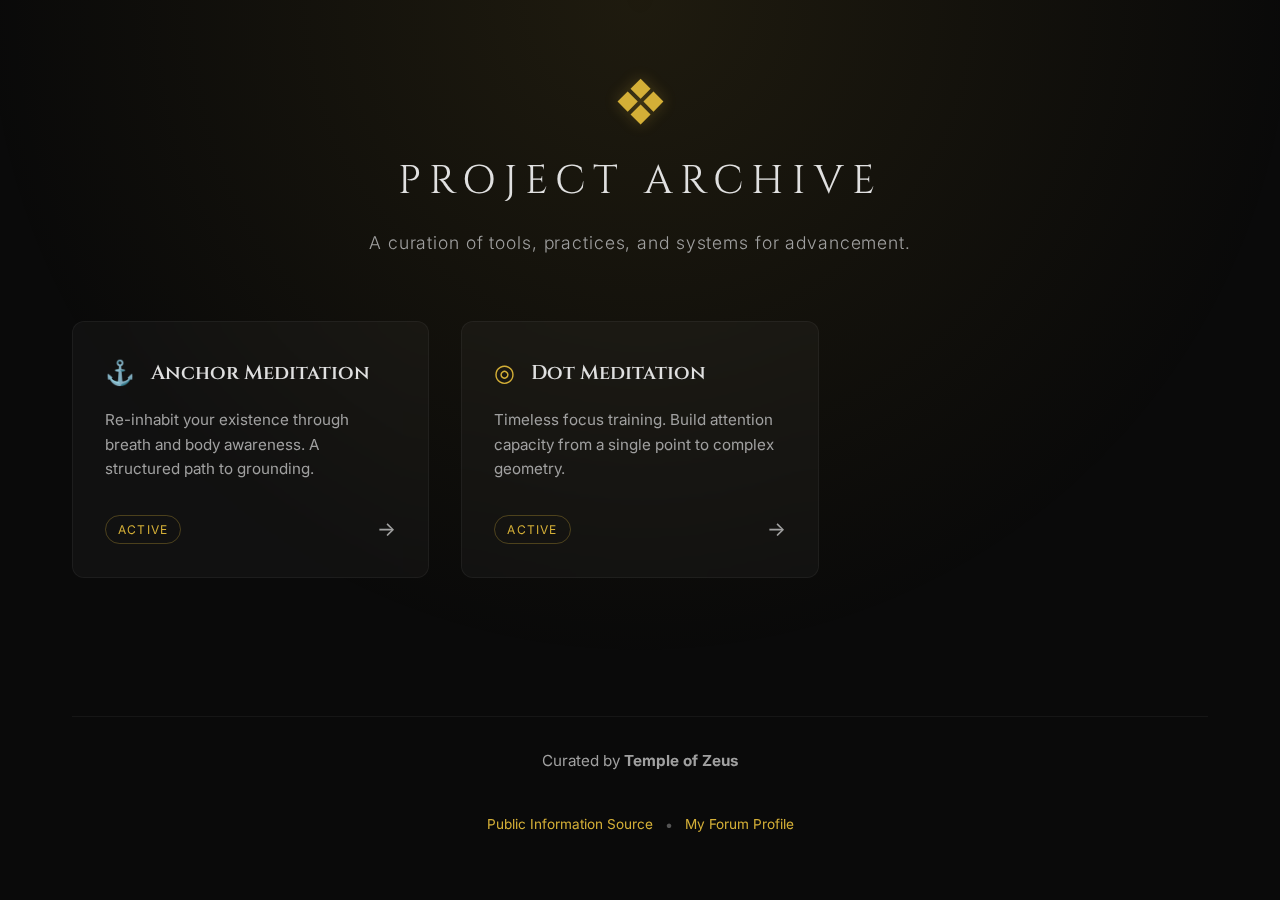
<file: index.html>
<!DOCTYPE html>
<html lang="en">

<head>
    <meta charset="UTF-8">
    <meta name="viewport" content="width=device-width, initial-scale=1.0">
    <title>Project Hub</title>
    <link rel="stylesheet" href="styles.css">
    <link rel="preconnect" href="https://fonts.googleapis.com">
    <link rel="preconnect" href="https://fonts.gstatic.com" crossorigin>
    <link href="https://fonts.googleapis.com/css2?family=Cinzel:wght@400;600&family=Inter:wght@300;400;600&display=swap"
        rel="stylesheet">
</head>

<body>
    <div class="app-container">
        <header>
            <div class="logo-area">
                <div class="logo-symbol">❖</div>
                <h1>PROJECT ARCHIVE</h1>
            </div>
            <p class="subtitle">A curation of tools, practices, and systems for advancement.</p>
        </header>

        <main>
            <div class="project-grid">
                <!-- Anchor Meditation -->
                <a href="../Anchor Meditation/index.html" class="project-card">
                    <div class="card-content">
                        <div class="card-header">
                            <span class="card-icon">⚓</span>
                            <h2>Anchor Meditation</h2>
                        </div>
                        <p>Re-inhabit your existence through breath and body awareness. A structured path to grounding.
                        </p>
                        <div class="card-footer">
                            <span class="status-tag">Active</span>
                            <span class="link-arrow">→</span>
                        </div>
                    </div>
                </a>

                <!-- Dot Meditation -->
                <a href="../Dot-Practice-main/index.html" class="project-card">
                    <div class="card-content">
                        <div class="card-header">
                            <span class="card-icon">◎</span>
                            <h2>Dot Meditation</h2>
                        </div>
                        <p>Timeless focus training. Build attention capacity from a single point to complex geometry.
                        </p>
                        <div class="card-footer">
                            <span class="status-tag">Active</span>
                            <span class="link-arrow">→</span>
                        </div>
                    </div>
                </a>


            </div>
        </main>

        <footer>
            <div class="footer-content">
                <p>Curated by <strong>Temple of Zeus</strong></p>
                <div class="footer-links">
                    <a href="https://templeofzeus.org" target="_blank" class="footer-link">Public Information Source</a>
                    <span class="separator">•</span>
                    <a href="https://ancient-forums.com/members/laurentum.73169/" target="_blank" class="footer-link">My Forum Profile</a>
                </div>
            </div>
        </footer>
    </div>
</body>

</html>
</file>
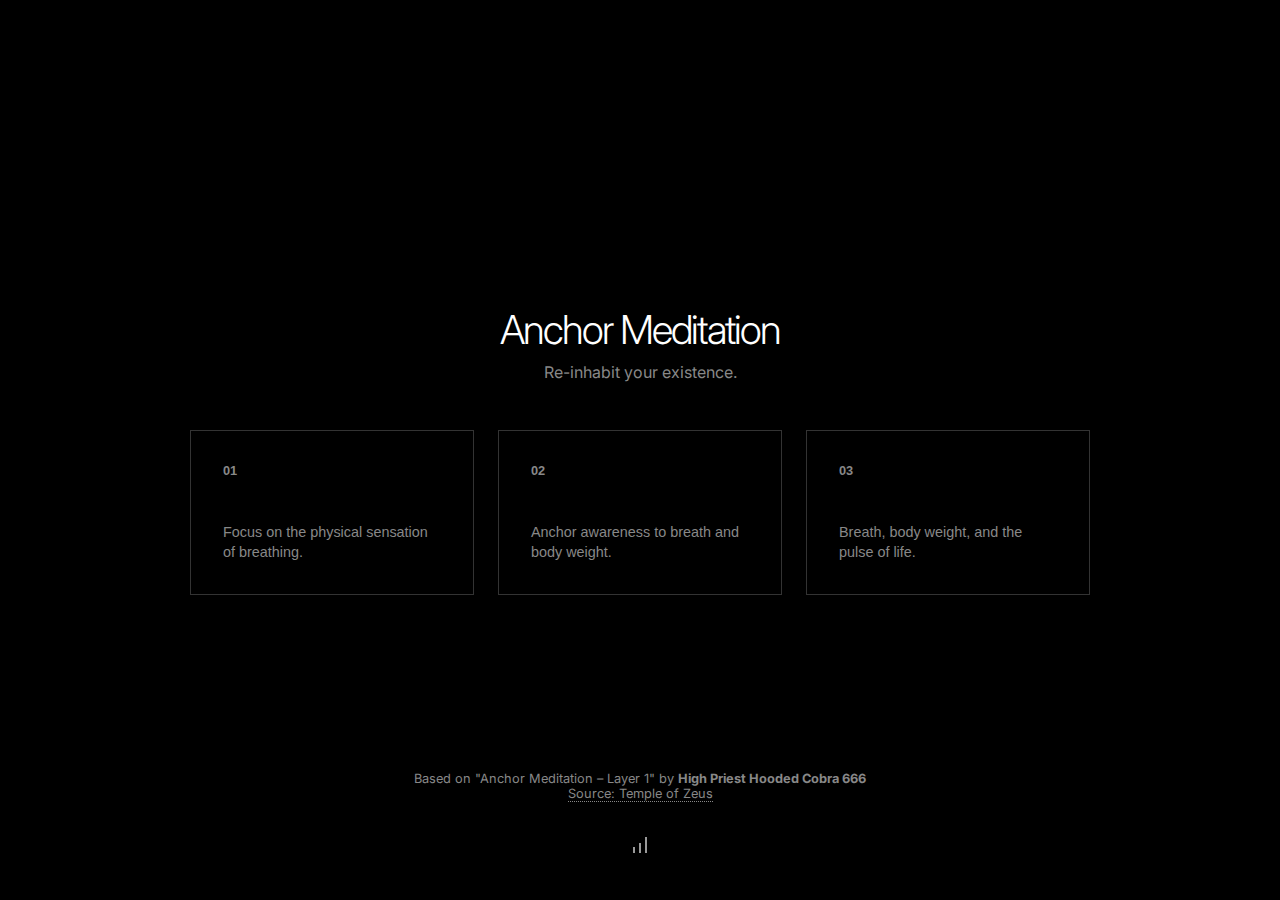
<file: Anchor Meditation/index.html>
<!DOCTYPE html>
<html lang="en">

<head>
    <meta charset="UTF-8">
    <meta name="viewport" content="width=device-width, initial-scale=1.0">
    <title>Anchor Meditation</title>
    <link rel="stylesheet" href="styles.css">
    <link rel="preconnect" href="https://fonts.googleapis.com">
    <link rel="preconnect" href="https://fonts.gstatic.com" crossorigin>
    <link href="https://fonts.googleapis.com/css2?family=Inter:wght@300;400;600&display=swap" rel="stylesheet">
</head>

<body>
    <div id="app">
        <!-- Main Menu / Level Selection -->
        <section id="menu-screen" class="screen active">
            <header>
                <h1>Anchor Meditation</h1>
                <p class="subtitle">Re-inhabit your existence.</p>
            </header>

            <div class="level-grid">
                <button class="level-card" data-level="1">
                    <span class="level-number">01</span>
                    <span class="level-title">The Breath</span>
                    <span class="level-desc">Focus on the physical sensation of breathing.</span>
                </button>
                <button class="level-card" data-level="2">
                    <span class="level-number">02</span>
                    <span class="level-title">Breath & Body</span>
                    <span class="level-desc">Anchor awareness to breath and body weight.</span>
                </button>
                <button class="level-card" data-level="3">
                    <span class="level-number">03</span>
                    <span class="level-title">Material Existence</span>
                    <span class="level-desc">Breath, body weight, and the pulse of life.</span>
                </button>
            </div>

            <footer>
                <div class="credits">
                    <p>Based on "Anchor Meditation – Layer 1" by <strong>High Priest Hooded Cobra 666</strong></p>
                    <a href="https://templeofzeus.org/Anchor_Meditation_1.php" target="_blank"
                        rel="noopener noreferrer">Source: Temple of Zeus</a>
                </div>
                <button id="stats-btn" class="icon-btn" aria-label="Statistics">
                    <svg width="24" height="24" viewBox="0 0 24 24" fill="none" stroke="currentColor" stroke-width="2">
                        <path d="M12 20V10M18 20V4M6 20v-6" />
                    </svg>
                </button>
            </footer>
        </section>

        <!-- Session Screen -->
        <section id="session-screen" class="screen hidden">
            <div class="session-content">
                <div class="instruction-display" id="instruction-text">
                    <!-- Dynamic Instruction text goes here -->
                </div>

                <div class="timer-display">
                    <span id="time-remaining">05:00</span>
                    <span id="overtime-indicator" class="hidden">+<span id="overtime-display">00:00</span></span>
                </div>

                <div class="controls">
                    <button id="start-btn" class="control-btn">Begin</button>
                    <button id="pause-btn" class="control-btn hidden">Pause</button>
                    <button id="resume-btn" class="control-btn hidden">Resume</button>
                    <button id="finish-btn" class="control-btn hidden">Finish</button>
                </div>
            </div>

            <div class="session-settings-overlay hidden" id="settings-overlay">
                <div class="settings-modal">
                    <h2>Session Settings</h2>
                    <label>
                        Duration (minutes):
                        <input type="number" id="duration-input" value="5" min="1" max="60">
                    </label>
                    <label class="toggle-label">
                        <span>End Sound</span>
                        <input type="checkbox" id="sound-toggle" checked>
                        <span class="toggle-switch"></span>
                    </label>
                    <button id="close-settings-btn">Save</button>
                </div>
            </div>

            <button id="exit-btn" class="icon-btn top-right" aria-label="Exit Session">
                <svg width="24" height="24" viewBox="0 0 24 24" fill="none" stroke="currentColor" stroke-width="2">
                    <line x1="18" y1="6" x2="6" y2="18"></line>
                    <line x1="6" y1="6" x2="18" y2="18"></line>
                </svg>
            </button>

            <button id="settings-btn" class="icon-btn top-left" aria-label="Settings">
                <svg width="24" height="24" viewBox="0 0 24 24" fill="none" stroke="currentColor" stroke-width="2">
                    <circle cx="12" cy="12" r="3"></circle>
                    <path
                        d="M19.4 15a1.65 1.65 0 0 0 .33 1.82l.06.06a2 2 0 0 1 0 2.83 2 2 0 0 1-2.83 0l-.06-.06a1.65 1.65 0 0 0-1.82-.33 1.65 1.65 0 0 0-1 1.51V21a2 2 0 0 1-2 2 2 2 0 0 1-2-2v-.09A1.65 1.65 0 0 0 9 19.4a1.65 1.65 0 0 0-1.82.33l-.06.06a2 2 0 0 1-2.83 0 2 2 0 0 1 0-2.83l.06-.06a1.65 1.65 0 0 0 .33-1.82 1.65 1.65 0 0 0-1.51-1H3a2 2 0 0 1-2-2 2 2 0 0 1 2-2h.09A1.65 1.65 0 0 0 4.6 9a1.65 1.65 0 0 0-.33-1.82l-.06-.06a2 2 0 0 1 0-2.83 2 2 0 0 1 2.83 0l.06.06a1.65 1.65 0 0 0 1.82.33H9a1.65 1.65 0 0 0 1-1.51V3a2 2 0 0 1 2-2 2 2 0 0 1 2 2v.09a1.65 1.65 0 0 0 1 1.51 1.65 1.65 0 0 0 1.82-.33l.06-.06a2 2 0 0 1 2.83 0 2 2 0 0 1 0 2.83l-.06.06a1.65 1.65 0 0 0-.33 1.82V9a1.65 1.65 0 0 0 1.51 1H21a2 2 0 0 1 2 2 2 2 0 0 1-2 2h-.09a1.65 1.65 0 0 0-1.51 1z">
                    </path>
                </svg>
            </button>
        </section>

        <!-- Stats Overlay -->
        <div id="stats-overlay" class="overlay hidden">
            <div class="overlay-content">
                <h2>Your Progress</h2>
                <div class="stat-item">
                    <span class="stat-label">Total Sessions</span>
                    <span id="total-sessions" class="stat-value">0</span>
                </div>
                <div class="stat-item">
                    <span class="stat-label">Total Time</span>
                    <span id="total-time" class="stat-value">0m</span>
                </div>
                <button id="close-stats-btn" class="close-overlay-btn">Close</button>
            </div>
        </div>

    </div>
    <script src="script.js"></script>
</body>

</html>
</file>
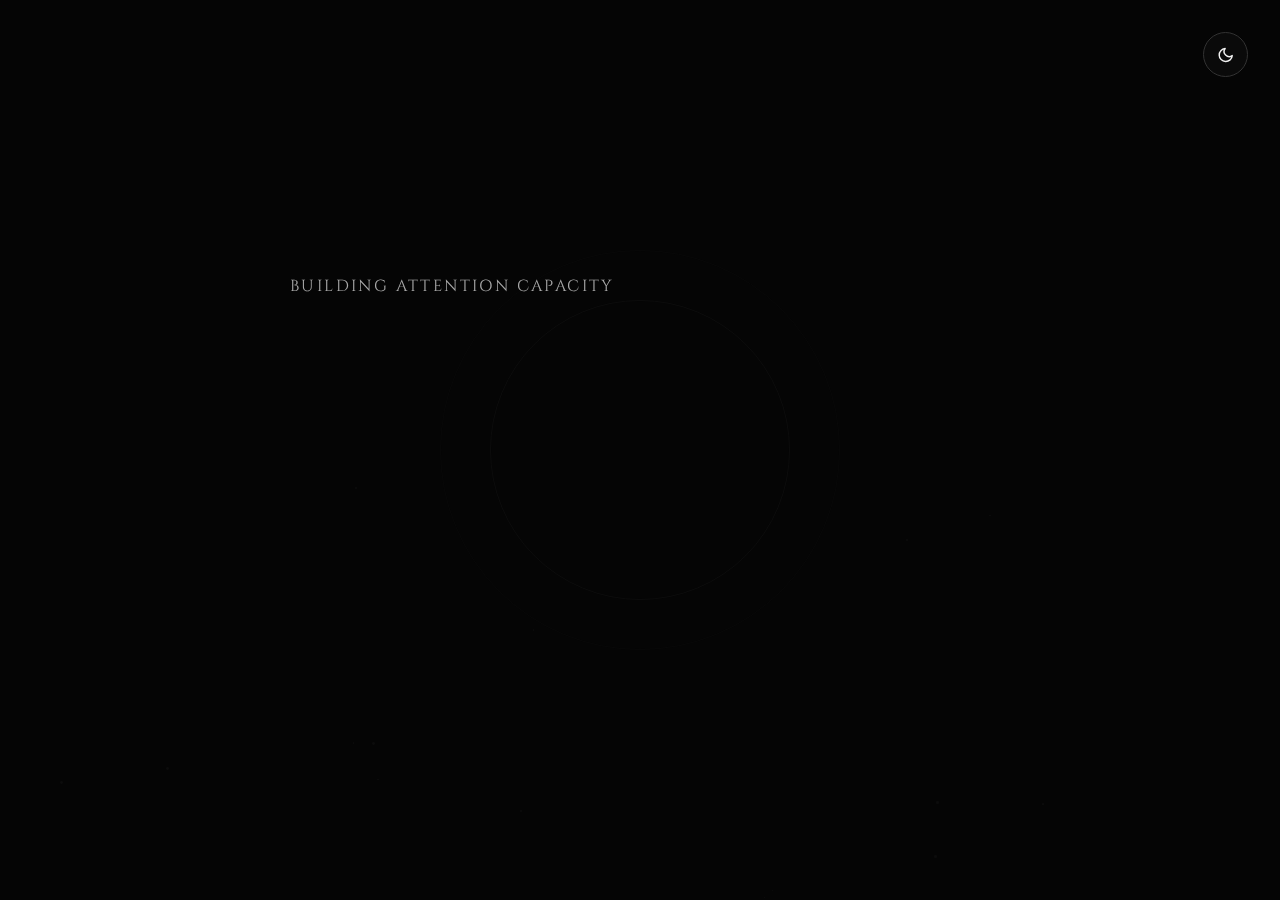
<file: Dot-Practice-main/index.html>
<!DOCTYPE html>
<html lang="en">

<head>
    <meta charset="UTF-8">
    <meta name="viewport" content="width=device-width, initial-scale=1.0, maximum-scale=1.0, user-scalable=no">
    <title>Dot Meditation</title>
    <meta name="description"
        content="A digital focus training environment built on ancient meditation principles. Progress from a single dot to complex geometric forms.">
    <link rel="stylesheet" href="style.css">
    <link rel="preconnect" href="https://fonts.googleapis.com">
    <link rel="preconnect" href="https://fonts.gstatic.com" crossorigin>
    <link
        href="https://fonts.googleapis.com/css2?family=Cinzel:wght@400;600&family=Inter:wght@300;400;600&family=JetBrains+Mono:wght@300&display=swap"
        rel="stylesheet">
</head>

<body>

    <div id="app">
        <!-- Theme Toggle: cycles Dark → Light → Ink -->
        <button id="theme-toggle" class="theme-toggle" aria-label="Toggle Theme">
            <!-- Moon = Dark mode active -->
            <svg class="theme-icon icon-dark active" xmlns="http://www.w3.org/2000/svg" width="20" height="20"
                viewBox="0 0 24 24" fill="none" stroke="currentColor" stroke-width="2" stroke-linecap="round"
                stroke-linejoin="round">
                <path d="M21 12.79A9 9 0 1 1 11.21 3 7 7 0 0 0 21 12.79z"></path>
            </svg>
            <!-- Sun = Light mode active -->
            <svg class="theme-icon icon-light" xmlns="http://www.w3.org/2000/svg" width="20" height="20"
                viewBox="0 0 24 24" fill="none" stroke="currentColor" stroke-width="2" stroke-linecap="round"
                stroke-linejoin="round">
                <circle cx="12" cy="12" r="5"></circle>
                <line x1="12" y1="1" x2="12" y2="3"></line>
                <line x1="12" y1="21" x2="12" y2="23"></line>
                <line x1="4.22" y1="4.22" x2="5.64" y2="5.64"></line>
                <line x1="18.36" y1="18.36" x2="19.78" y2="19.78"></line>
                <line x1="1" y1="12" x2="3" y2="12"></line>
                <line x1="21" y1="12" x2="23" y2="12"></line>
                <line x1="4.22" y1="19.78" x2="5.64" y2="18.36"></line>
                <line x1="18.36" y1="5.64" x2="19.78" y2="4.22"></line>
            </svg>
            <!-- Pen = Ink mode active -->
            <svg class="theme-icon icon-ink" xmlns="http://www.w3.org/2000/svg" width="20" height="20"
                viewBox="0 0 24 24" fill="none" stroke="currentColor" stroke-width="2" stroke-linecap="round"
                stroke-linejoin="round">
                <path d="M12 19l7-7 3 3-7 7-3-3z"></path>
                <path d="M18 13l-1.5-7.5L2 2l3.5 14.5L13 18l5-5z"></path>
                <path d="M2 2l7.586 7.586"></path>
                <circle cx="11" cy="11" r="2"></circle>
            </svg>
        </button>
        <!-- Theme label (shows briefly on toggle) -->
        <div class="theme-label" id="theme-label">DARK</div>

        <!-- View: Splash / Intro -->
        <section id="view-intro" class="view active">
            <div class="ambient-particles" id="intro-particles"></div>
            <div class="center-content text-left intro-manifesto">
                <div class="breathing-circle"></div>
                <div class="breathing-circle"></div>

                <h1 class="fade-in">DOT MEDITATION</h1>
                <h2 class="fade-in delay-1" style="font-size: 1rem; margin-top: 0.5rem; opacity: 0.7;">Building
                    Attention Capacity</h2>

                <div class="philosophy-text fade-in delay-2">
                    <p>In an age of perpetual distraction, this practice serves as a powerful anchor — systematically
                        simplifying focus to a single point, then expanding it through increasingly complex geometric
                        forms.</p>
                    <p>Where the eyes are, the mind is. Command the eyes to remain fixed on a single, unmoving object,
                        and the scattered mind will follow into unwavering presence.</p>
                </div>

                <button id="btn-enter" class="btn-ghost fade-in delay-3">ENTER TRAINING</button>

                <div class="credit-footer fade-in delay-3" style="margin-top: 4rem;">
                    Source: <a href="https://templeofzeus.org/Dot_Meditation.php" target="_blank"
                        class="credit-link">Temple of Zeus</a>
                </div>
            </div>
        </section>

        <!-- View: Dashboard -->
        <section id="view-dashboard" class="view hidden">
            <div class="ambient-particles" id="dashboard-particles"></div>
            <header class="dashboard-header">
                <div class="stats-container">
                    <div class="stat-item">
                        <span class="stat-label">TOTAL TIME</span>
                        <span class="stat-value" id="total-time-display">00h 00m</span>
                    </div>
                    <div class="stat-item">
                        <span class="stat-label">STREAK</span>
                        <span class="stat-value streak-display" id="streak-display">
                            <span class="streak-fire">🔥</span>
                            <span id="streak-count">0</span>
                        </span>
                    </div>
                    <div class="stat-item">
                        <span class="stat-label">SESSIONS</span>
                        <span class="stat-value" id="total-sessions-display">0</span>
                    </div>
                    <div class="stat-item">
                        <span class="stat-label">LAST SESSION</span>
                        <span class="stat-value" id="last-session-display">--</span>
                    </div>
                </div>
                <div class="data-actions">
                    <button id="btn-export" class="btn-ghost btn-small">EXPORT DATA</button>
                    <button id="btn-import" class="btn-ghost btn-small">IMPORT DATA</button>
                    <button id="btn-reset" class="btn-ghost btn-small"
                        style="color: #ff4444; border-color: #ff4444;">RESET DATA</button>
                    <input type="file" id="import-input" accept=".json" style="display: none;">
                </div>
            </header>

            <div class="levels-grid">
                <!-- Level 1 -->
                <div class="level-card" data-level="1">
                    <span class="level-number-tag">LEVEL 1</span>
                    <button class="btn-card-info" data-level="1" title="Goal Settings">ⓘ</button>
                    <div class="level-icon level-dot">
                        <div class="progress-ring-wrap">
                            <svg viewBox="0 0 76 76">
                                <circle class="progress-ring-track" cx="38" cy="38" r="35" />
                                <circle class="progress-ring-value" cx="38" cy="38" r="35" data-ring="1" />
                            </svg>
                        </div>
                    </div>
                    <div class="level-info">
                        <h3>THE DOT</h3>
                        <p class="level-time" data-time="1">Sessions: 0 | Total: 0m</p>
                        <p class="last-practiced hidden" data-last="1"></p>
                        <p class="level-goal-status hidden" data-goal-status="1"></p>
                    </div>
                    <div class="card-progress-wrap hidden" data-progress="1">
                        <div class="card-progress-bar">
                            <div class="card-progress-fill" data-fill="1"></div>
                        </div>
                        <div class="card-progress-label"><span data-plabel="1">0h / 10h</span><span
                                data-ppct="1">0%</span></div>
                    </div>
                    <div class="manual-adjust">
                        <button class="btn-adjust btn-minus" data-level="1">-</button>
                        <button class="btn-adjust btn-custom" data-level="1">✎</button>
                        <button class="btn-adjust btn-plus" data-level="1">+</button>
                    </div>
                </div>

                <!-- Level 2 -->
                <div class="level-card" data-level="2">
                    <span class="level-number-tag">LEVEL 2</span>
                    <button class="btn-card-info" data-level="2" title="Goal Settings">ⓘ</button>
                    <div class="level-icon level-circle">
                        <div class="progress-ring-wrap">
                            <svg viewBox="0 0 76 76">
                                <circle class="progress-ring-track" cx="38" cy="38" r="35" />
                                <circle class="progress-ring-value" cx="38" cy="38" r="35" data-ring="2" />
                            </svg>
                        </div>
                    </div>
                    <div class="level-info">
                        <h3>THE CIRCLE</h3>
                        <p class="level-time" data-time="2">Sessions: 0 | Total: 0m</p>
                        <p class="last-practiced hidden" data-last="2"></p>
                        <p class="level-goal-status hidden" data-goal-status="2"></p>
                    </div>
                    <div class="card-progress-wrap hidden" data-progress="2">
                        <div class="card-progress-bar">
                            <div class="card-progress-fill" data-fill="2"></div>
                        </div>
                        <div class="card-progress-label"><span data-plabel="2">0h / 10h</span><span
                                data-ppct="2">0%</span></div>
                    </div>
                    <div class="manual-adjust">
                        <button class="btn-adjust btn-minus" data-level="2">-</button>
                        <button class="btn-adjust btn-custom" data-level="2">✎</button>
                        <button class="btn-adjust btn-plus" data-level="2">+</button>
                    </div>
                </div>

                <!-- Level 3 -->
                <div class="level-card" data-level="3">
                    <span class="level-number-tag">LEVEL 3</span>
                    <button class="btn-card-info" data-level="3" title="Goal Settings">ⓘ</button>
                    <div class="level-icon level-square">
                        <div class="progress-ring-wrap">
                            <svg viewBox="0 0 76 76">
                                <circle class="progress-ring-track" cx="38" cy="38" r="35" />
                                <circle class="progress-ring-value" cx="38" cy="38" r="35" data-ring="3" />
                            </svg>
                        </div>
                    </div>
                    <div class="level-info">
                        <h3>THE SQUARE</h3>
                        <p class="level-time" data-time="3">Sessions: 0 | Total: 0m</p>
                        <p class="last-practiced hidden" data-last="3"></p>
                        <p class="level-goal-status hidden" data-goal-status="3"></p>
                    </div>
                    <div class="card-progress-wrap hidden" data-progress="3">
                        <div class="card-progress-bar">
                            <div class="card-progress-fill" data-fill="3"></div>
                        </div>
                        <div class="card-progress-label"><span data-plabel="3">0h / 10h</span><span
                                data-ppct="3">0%</span></div>
                    </div>
                    <div class="manual-adjust">
                        <button class="btn-adjust btn-minus" data-level="3">-</button>
                        <button class="btn-adjust btn-custom" data-level="3">✎</button>
                        <button class="btn-adjust btn-plus" data-level="3">+</button>
                    </div>
                </div>

                <!-- Level 4 -->
                <div class="level-card" data-level="4">
                    <span class="level-number-tag">LEVEL 4</span>
                    <button class="btn-card-info" data-level="4" title="Goal Settings">ⓘ</button>
                    <div class="level-icon level-triangle">
                        <div class="progress-ring-wrap">
                            <svg viewBox="0 0 76 76">
                                <circle class="progress-ring-track" cx="38" cy="38" r="35" />
                                <circle class="progress-ring-value" cx="38" cy="38" r="35" data-ring="4" />
                            </svg>
                        </div>
                    </div>
                    <div class="level-info">
                        <h3>THE TRIANGLE</h3>
                        <p class="level-time" data-time="4">Sessions: 0 | Total: 0m</p>
                        <p class="last-practiced hidden" data-last="4"></p>
                        <p class="level-goal-status hidden" data-goal-status="4"></p>
                    </div>
                    <div class="card-progress-wrap hidden" data-progress="4">
                        <div class="card-progress-bar">
                            <div class="card-progress-fill" data-fill="4"></div>
                        </div>
                        <div class="card-progress-label"><span data-plabel="4">0h / 10h</span><span
                                data-ppct="4">0%</span></div>
                    </div>
                    <div class="manual-adjust">
                        <button class="btn-adjust btn-minus" data-level="4">-</button>
                        <button class="btn-adjust btn-custom" data-level="4">✎</button>
                        <button class="btn-adjust btn-plus" data-level="4">+</button>
                    </div>
                </div>

                <!-- Level 5 -->
                <div class="level-card" data-level="5">
                    <span class="level-number-tag">LEVEL 5</span>
                    <button class="btn-card-info" data-level="5" title="Goal Settings">ⓘ</button>
                    <div class="level-icon level-sigil">
                        <div class="progress-ring-wrap">
                            <svg viewBox="0 0 76 76">
                                <circle class="progress-ring-track" cx="38" cy="38" r="35" />
                                <circle class="progress-ring-value" cx="38" cy="38" r="35" data-ring="5" />
                            </svg>
                        </div>
                    </div>
                    <div class="level-info">
                        <h3>THE SIGIL</h3>
                        <p class="level-time" data-time="5">Sessions: 0 | Total: 0m</p>
                        <p class="last-practiced hidden" data-last="5"></p>
                        <p class="level-goal-status hidden" data-goal-status="5"></p>
                    </div>
                    <div class="card-progress-wrap hidden" data-progress="5">
                        <div class="card-progress-bar">
                            <div class="card-progress-fill" data-fill="5"></div>
                        </div>
                        <div class="card-progress-label"><span data-plabel="5">0h / 10h</span><span
                                data-ppct="5">0%</span></div>
                    </div>
                    <div class="manual-adjust">
                        <button class="btn-adjust btn-minus" data-level="5">-</button>
                        <button class="btn-adjust btn-custom" data-level="5">✎</button>
                        <button class="btn-adjust btn-plus" data-level="5">+</button>
                    </div>
                </div>

                <!-- Level 6 -->
                <div class="level-card" data-level="6">
                    <span class="level-number-tag">LEVEL 6</span>
                    <button class="btn-card-info" data-level="6" title="Goal Settings">ⓘ</button>
                    <div class="level-icon level-custom">
                        <div class="progress-ring-wrap">
                            <svg viewBox="0 0 76 76">
                                <circle class="progress-ring-track" cx="38" cy="38" r="35" />
                                <circle class="progress-ring-value" cx="38" cy="38" r="35" data-ring="6" />
                            </svg>
                        </div>
                    </div>
                    <div class="level-info">
                        <h3>CUSTOM</h3>
                        <p class="level-time" data-time="6">Sessions: 0 | Total: 0m</p>
                        <p class="last-practiced hidden" data-last="6"></p>
                        <p class="level-goal-status hidden" data-goal-status="6"></p>
                    </div>
                    <div class="card-progress-wrap hidden" data-progress="6">
                        <div class="card-progress-bar">
                            <div class="card-progress-fill" data-fill="6"></div>
                        </div>
                        <div class="card-progress-label"><span data-plabel="6">0h / 10h</span><span
                                data-ppct="6">0%</span></div>
                    </div>
                    <div class="manual-adjust">
                        <button class="btn-adjust btn-minus" data-level="6">-</button>
                        <button class="btn-adjust btn-custom" data-level="6">✎</button>
                        <button class="btn-adjust btn-plus" data-level="6">+</button>
                    </div>
                </div>
            </div>

            <!-- Session Logs Section -->
            <div class="sessions-log-container">
                <h3 class="log-header">SESSION LOGS</h3>
                <div id="log-list" class="log-list">
                    <div class="log-empty">
                        <div class="log-empty-icon">◎</div>
                        <p>No sessions recorded yet. Select a level to begin.</p>
                    </div>
                </div>
            </div>

            <div class="credit-footer" style="margin: 4rem auto; text-align: center;">
                Guidance by <a href="https://templeofzeus.org/Dot_Meditation.php" target="_blank"
                    class="credit-link">Temple of Zeus</a>
            </div>
        </section>

        <!-- View: Pre-Practice Instructions -->
        <section id="view-instruction" class="view hidden">
            <div class="center-content text-left">
                <h2 id="instruction-title">LEVEL I</h2>
                <div class="instruction-text">
                    <p id="instruction-p1"></p>
                    <p id="instruction-p2"></p>
                    <p id="instruction-p3"></p>

                    <div id="mastery-info" class="mastery-note hidden">
                        <h4>ON MASTERY</h4>
                        <p>You will experience unwavering attention, without effort, an empty mind and you will be very
                            easy to maintain attention. You will not experience disarray, wanting to "get up and do
                            something" or mental distractions. You have reached maximum level in this when borderline
                            zero resistance occurs from your mind.</p>
                    </div>

                    <p class="warning" style="margin-top: 2rem;">DURATION: <span id="instruction-duration">2
                            MINUTES</span></p>
                    <p class="warning-sub">TAP SCREEN OR PRESS SPACE TO PAUSE.</p>

                    <!-- Session Goal Settings -->
                    <div id="session-goal-settings" class="session-goal-settings">
                        <div class="goal-toggle-row">
                            <label class="toggle-switch">
                                <input type="checkbox" id="session-goal-enabled">
                                <span class="toggle-slider"></span>
                            </label>
                            <span class="goal-toggle-label">Notify me when goal is reached</span>
                        </div>
                        <div id="session-goal-input-wrap" class="session-goal-input-wrap hidden">
                            <input type="number" id="session-goal-minutes" min="1" max="120" value="5">
                            <span class="input-unit">MIN</span>
                        </div>
                    </div>

                    <!-- Level 5 Specific Upload -->
                    <div id="sigil-upload-view" class="sigil-upload-container hidden">
                        <p>A practice of yours requires a sigil.</p>
                        <img id="sigil-preview" class="sigil-preview-mini">
                        <label for="sigil-input" class="file-label">SELECT SIGIL IMAGE</label>
                        <input type="file" id="sigil-input" accept="image/*">
                    </div>

                    <!-- Level 6 Custom Configuration -->
                    <div id="custom-config-view" class="custom-config-container hidden">
                        <h4 class="config-header">SHAPE CONFIGURATION</h4>

                        <div class="config-section">
                            <p class="config-label">SELECT FORM</p>
                            <div class="shape-grid" id="shape-picker-grid">
                                <!-- Shapes injected via JS -->
                            </div>
                        </div>

                        <div class="config-section">
                            <p class="config-label">ANIMATIONS</p>
                            <div class="anim-toggles">
                                <label class="anim-check">
                                    <input type="checkbox" id="anim-blink">
                                    <span class="anim-box"></span>
                                    <span class="anim-label">BLINK</span>
                                </label>
                                <label class="anim-check">
                                    <input type="checkbox" id="anim-bounce">
                                    <span class="anim-box"></span>
                                    <span class="anim-label">BOUNCE</span>
                                </label>
                                <label class="anim-check">
                                    <input type="checkbox" id="anim-rotate">
                                    <span class="anim-box"></span>
                                    <span class="anim-label">ROTATE</span>
                                </label>
                            </div>
                        </div>
                    </div>
                </div>
                <button id="btn-begin-practice" class="btn-solid">BEGIN PRACTICE</button>
                <button id="btn-back-dashboard" class="btn-red">RETURN</button>

                <div class="credit-footer" style="margin-top: 3rem;">
                    Origin: <a href="https://templeofzeus.org/Dot_Meditation.php" target="_blank"
                        class="credit-link">Temple of Zeus</a>
                </div>
            </div>
        </section>

        <!-- View: Active Practice -->
        <section id="view-practice" class="view hidden">
            <div id="practice-stage">
                <div id="shape-container"></div>
            </div>
            <div class="elapsed-timer" id="elapsed-timer">00:00</div>

            <!-- Pause Overlay -->
            <div id="exit-overlay" class="overlay hidden">
                <div class="modal">
                    <h3>PAUSE PRACTICE</h3>
                    <p>Have you finished your session or did you lose focus?</p>
                    <div class="modal-actions">
                        <button id="btn-resume" class="btn-solid">RESUME</button>
                        <button id="btn-finish" class="btn-ghost">FINISH & RECORD</button>
                        <button id="btn-abort" class="btn-danger">ABORT (DISCARD)</button>
                    </div>
                </div>
            </div>
        </section>

        <!-- View: Debrief -->
        <section id="view-debrief" class="view hidden">
            <div class="center-content">
                <h2>SESSION COMPLETE</h2>

                <div class="session-summary">
                    <div class="summary-row">
                        <span class="summary-label">SESSION TIME</span>
                        <span class="summary-value" id="session-time-val">00:00</span>
                    </div>
                    <div class="summary-row">
                        <span class="summary-label">CUMULATIVE (LEVEL)</span>
                        <span class="summary-value" id="cumulative-time-val">00m</span>
                    </div>
                </div>

                <p class="debrief-motivation" id="debrief-motivation"></p>
                <p class="debrief-streak" id="debrief-streak"></p>

                <div id="mastery-check" class="hidden">
                    <div class="mastery-prompt">
                        <p>Have you stabilized your attention?</p>
                        <p class="sub-prompt">Answer truthfully. Progress depends on honesty.</p>
                        <button id="btn-claim-mastery" class="btn-gold">I HAVE MASTERED THIS FORM</button>
                        <button id="btn-continue-training" class="btn-ghost">CONTINUE TRAINING</button>
                    </div>
                </div>

                <div id="normal-debrief">
                    <button id="btn-return-home" class="btn-red">RETURN</button>
                </div>

                <div class="credit-footer" style="margin-top: 4rem; text-align: center;">
                    Training by <a href="https://templeofzeus.org/Dot_Meditation.php" target="_blank"
                        class="credit-link">Temple of Zeus</a>
                </div>
            </div>
        </section>

        <!-- Custom Time Modal -->
        <div id="custom-time-overlay" class="overlay hidden">
            <div class="modal">
                <h3>ADJUST TIME</h3>
                <p class="subtitle">Enter minutes to add or subtract</p>
                <div class="custom-input-wrap">
                    <input type="number" id="custom-minutes-input" placeholder="10" autofocus>
                    <span class="input-unit">MIN</span>
                </div>
                <div class="modal-actions">
                    <button id="btn-custom-confirm" class="btn-solid">CONFIRM</button>
                    <button id="btn-custom-cancel" class="btn-ghost">CANCEL</button>
                </div>
            </div>
        </div>

        <!-- Level Goal Settings Modal -->
        <div id="level-goal-overlay" class="overlay hidden">
            <div class="modal goal-modal level-settings-modal">
                <h3 id="level-goal-title">LEVEL SETTINGS</h3>

                <!-- Per-Level Practice Goal Section -->
                <div class="settings-section">
                    <h4 class="section-title">PRACTICE GOAL</h4>
                    <p class="section-desc">Total practice time target for this level</p>
                    <div class="goal-toggle-row">
                        <label class="toggle-switch">
                            <input type="checkbox" id="level-practice-goal-enabled">
                            <span class="toggle-slider"></span>
                        </label>
                        <span class="goal-toggle-label">Enable practice goal</span>
                    </div>
                    <div id="level-practice-goal-inputs" class="time-input-group">
                        <div class="time-input-item">
                            <input type="number" id="level-practice-goal-hours" min="0" max="999" value="0">
                            <span class="input-unit">HOURS</span>
                        </div>
                        <div class="time-input-item">
                            <input type="number" id="level-practice-goal-minutes" min="0" max="59" value="0">
                            <span class="input-unit">MIN</span>
                        </div>
                    </div>
                    <div id="level-practice-progress" class="level-practice-progress">
                        <div class="progress-text">Progress: <span id="level-practice-current">0h 0m</span> / <span
                                id="level-practice-target">0h 0m</span></div>
                        <div class="goal-progress-bar">
                            <div class="goal-progress-fill" id="level-practice-progress-fill"></div>
                        </div>
                    </div>
                </div>

                <!-- Session Goal Section -->
                <div class="settings-section">
                    <h4 class="section-title">SESSION GOAL</h4>
                    <p class="section-desc">Alert when this time is reached during practice</p>
                    <div class="goal-toggle-row">
                        <label class="toggle-switch">
                            <input type="checkbox" id="level-session-goal-enabled">
                            <span class="toggle-slider"></span>
                        </label>
                        <span class="goal-toggle-label">Notify when goal reached</span>
                    </div>
                    <div id="level-session-goal-input" class="time-input-group single">
                        <div class="time-input-item">
                            <input type="number" id="level-session-goal-minutes" min="1" max="120" value="5">
                            <span class="input-unit">MIN</span>
                        </div>
                    </div>
                </div>

                <!-- Manual Time Adjustment Section -->
                <div class="settings-section">
                    <h4 class="section-title">ADJUST RECORDED TIME</h4>
                    <p class="section-desc">Add or subtract time from this level's total</p>
                    <div class="time-adjust-controls">
                        <div class="time-input-group">
                            <div class="time-input-item">
                                <input type="number" id="level-adjust-hours" min="0" max="999" value="0">
                                <span class="input-unit">HOURS</span>
                            </div>
                            <div class="time-input-item">
                                <input type="number" id="level-adjust-minutes" min="0" max="59" value="0">
                                <span class="input-unit">MIN</span>
                            </div>
                        </div>
                        <div class="adjust-buttons">
                            <button id="btn-level-add-time" class="btn-adjust-action btn-add">+ ADD</button>
                            <button id="btn-level-subtract-time" class="btn-adjust-action btn-subtract">−
                                SUBTRACT</button>
                        </div>
                        <p class="current-total">Current Total: <span id="level-current-total">0h 0m</span></p>
                    </div>
                </div>

                <div class="modal-actions">
                    <button id="btn-level-goal-save" class="btn-solid">SAVE SETTINGS</button>
                    <button id="btn-level-goal-cancel" class="btn-ghost">CANCEL</button>
                </div>
            </div>
        </div>

        <!-- Goal Reached Celebration Overlay -->
        <div id="goal-reached-overlay" class="overlay hidden">
            <div class="modal celebration-modal">
                <div class="celebration-icon">🎯</div>
                <h2>GOAL REACHED!</h2>
                <p>You've hit your session target.</p>
                <p class="celebration-sub">Continue or finish and record your session.</p>
                <div class="modal-actions">
                    <button id="btn-goal-continue" class="btn-solid">CONTINUE PRACTICE</button>
                    <button id="btn-goal-finish" class="btn-gold">FINISH & RECORD</button>
                </div>
            </div>
        </div>

    </div>

    <script src="script.js"></script>
</body>

</html>
</file>
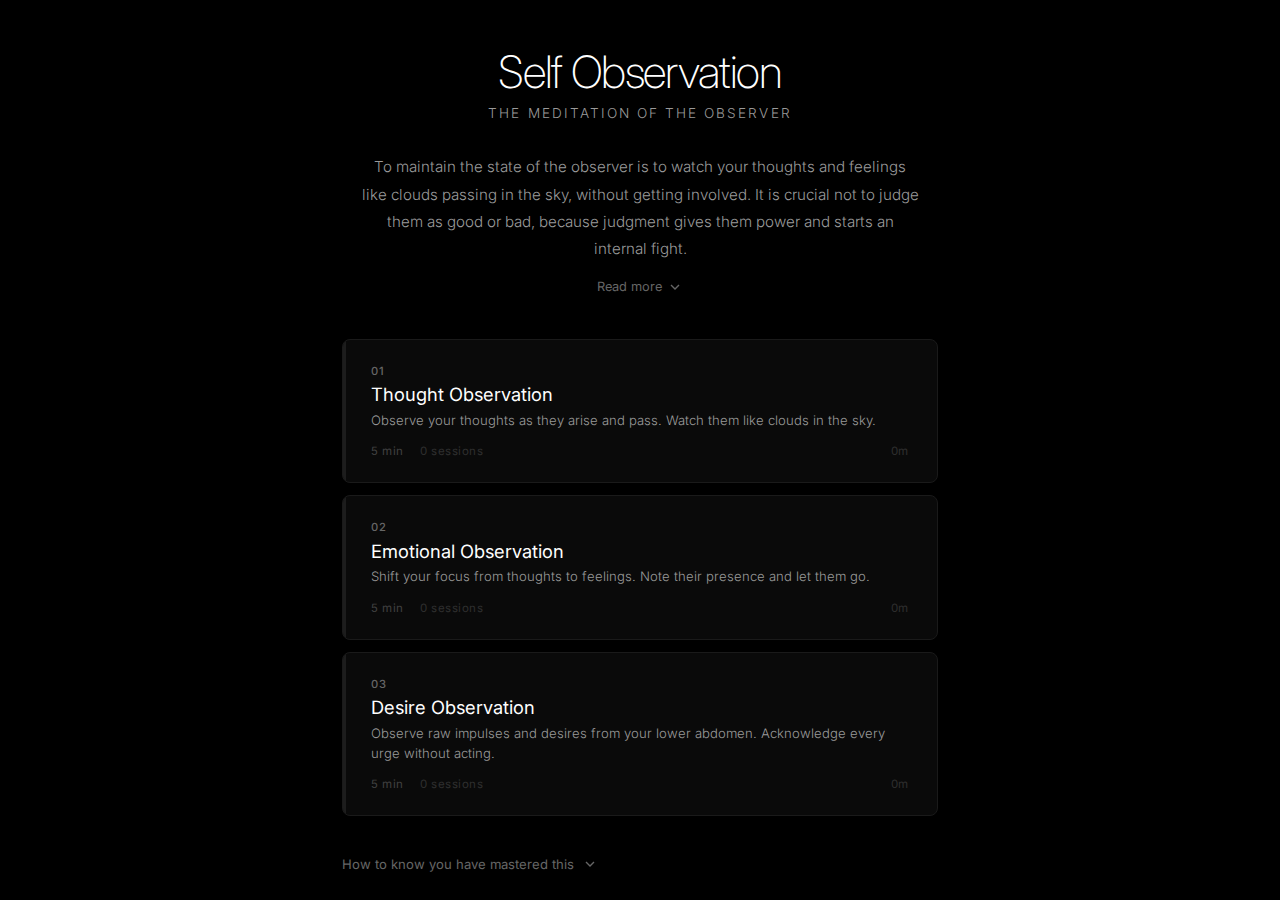
<file: Self Observation/index.html>
<!DOCTYPE html>
<html lang="en">

<head>
    <meta charset="UTF-8">
    <meta name="viewport" content="width=device-width, initial-scale=1.0">
    <title>Self Observation Meditation</title>
    <meta name="description"
        content="Self Observation Meditation — Watch your thoughts, emotions, and desires without attachment. A guided meditation tool by HP Hooded Cobra 666.">
    <link rel="stylesheet" href="styles.css">
    <link rel="preconnect" href="https://fonts.googleapis.com">
    <link rel="preconnect" href="https://fonts.gstatic.com" crossorigin>
    <link href="https://fonts.googleapis.com/css2?family=Inter:wght@200;300;400;500;600&display=swap" rel="stylesheet">
</head>

<body>
    <div id="app">

        <!-- ═══════════ MENU SCREEN ═══════════ -->
        <section id="menu-screen" class="screen active">
            <div class="menu-content">
                <header class="menu-header">
                    <h1>Self Observation</h1>
                    <p class="tagline">The Meditation of the Observer</p>
                </header>

                <div class="intro-text" id="intro-toggle-area">
                    <p>To maintain the state of the observer is to watch your thoughts and feelings like clouds
                        passing in the sky, without getting involved. It is crucial not to judge them as good or bad,
                        because judgment gives them power and starts an internal fight.</p>
                    <button class="text-toggle-btn" id="intro-expand-btn">
                        <span>Read more</span>
                        <svg width="16" height="16" viewBox="0 0 24 24" fill="none" stroke="currentColor"
                            stroke-width="2">
                            <polyline points="6 9 12 15 18 9"></polyline>
                        </svg>
                    </button>
                    <div class="intro-expanded hidden" id="intro-expanded">
                        <p>Doing nothing is not passivity; it is simply not acting. By simply observing, you create a
                            space between you and your thoughts, so you can observe them.</p>
                    </div>
                </div>

                <div class="level-grid">
                    <button class="level-card" data-level="1" id="level-card-1">
                        <div class="card-line"></div>
                        <span class="level-number">01</span>
                        <span class="level-title">Thought Observation</span>
                        <span class="level-desc">Observe your thoughts as they arise and pass. Watch them like clouds
                            in the sky.</span>
                        <div class="card-meta">
                            <span class="meta-duration">5 min</span>
                            <span class="meta-sessions" id="card-sessions-1">0 sessions</span>
                            <span class="meta-time" id="card-time-1">0m</span>
                        </div>
                    </button>

                    <button class="level-card" data-level="2" id="level-card-2">
                        <div class="card-line"></div>
                        <span class="level-number">02</span>
                        <span class="level-title">Emotional Observation</span>
                        <span class="level-desc">Shift your focus from thoughts to feelings. Note their presence and
                            let them go.</span>
                        <div class="card-meta">
                            <span class="meta-duration">5 min</span>
                            <span class="meta-sessions" id="card-sessions-2">0 sessions</span>
                            <span class="meta-time" id="card-time-2">0m</span>
                        </div>
                    </button>

                    <button class="level-card" data-level="3" id="level-card-3">
                        <div class="card-line"></div>
                        <span class="level-number">03</span>
                        <span class="level-title">Desire Observation</span>
                        <span class="level-desc">Observe raw impulses and desires from your lower abdomen. Acknowledge
                            every urge without acting.</span>
                        <div class="card-meta">
                            <span class="meta-duration">5 min</span>
                            <span class="meta-sessions" id="card-sessions-3">0 sessions</span>
                            <span class="meta-time" id="card-time-3">0m</span>
                        </div>
                    </button>
                </div>

                <!-- Mastery -->
                <div class="mastery-section">
                    <button class="mastery-toggle" id="mastery-toggle">
                        <span>How to know you have mastered this</span>
                        <svg width="16" height="16" viewBox="0 0 24 24" fill="none" stroke="currentColor"
                            stroke-width="2">
                            <polyline points="6 9 12 15 18 9"></polyline>
                        </svg>
                    </button>
                    <div class="mastery-content hidden" id="mastery-content">
                        <p>You are now able to behold all three levels of yourself, without being entangled in them, and
                            without judgment. You observe and you know.</p>
                    </div>
                </div>
            </div>

            <footer class="menu-footer">
                <div class="footer-row">
                    <div class="credits">
                        <p>Based on "The Self Observation Meditation" by <strong>High Priest Hooded Cobra
                                666</strong></p>
                        <a href="https://templeofzeus.org/Self_Observation_Meditation.php" target="_blank"
                            rel="noopener noreferrer">Source: Temple of Zeus</a>
                    </div>
                    <div class="footer-actions">
                        <button id="import-btn" class="icon-btn" aria-label="Import Data" title="Import Data">
                            <svg width="22" height="22" viewBox="0 0 24 24" fill="none" stroke="currentColor"
                                stroke-width="1.5">
                                <path d="M21 15v4a2 2 0 0 1-2 2H5a2 2 0 0 1-2-2v-4" />
                                <polyline points="7 10 12 15 17 10" />
                                <line x1="12" y1="15" x2="12" y2="3" />
                            </svg>
                        </button>
                        <button id="export-btn" class="icon-btn" aria-label="Export Data" title="Export Data">
                            <svg width="22" height="22" viewBox="0 0 24 24" fill="none" stroke="currentColor"
                                stroke-width="1.5">
                                <path d="M21 15v4a2 2 0 0 1-2 2H5a2 2 0 0 1-2-2v-4" />
                                <polyline points="17 8 12 3 7 8" />
                                <line x1="12" y1="3" x2="12" y2="15" />
                            </svg>
                        </button>
                        <button id="stats-btn" class="icon-btn" aria-label="Statistics" title="Your Progress">
                            <svg width="22" height="22" viewBox="0 0 24 24" fill="none" stroke="currentColor"
                                stroke-width="1.5">
                                <path d="M12 20V10M18 20V4M6 20v-6" />
                            </svg>
                        </button>
                    </div>
                </div>
            </footer>
        </section>

        <!-- ═══════════ SESSION SCREEN ═══════════ -->
        <section id="session-screen" class="screen hidden">

            <!-- Session header -->
            <div class="session-header">
                <button id="exit-btn" class="icon-btn" aria-label="Exit Session" title="Exit (Esc)">
                    <svg width="22" height="22" viewBox="0 0 24 24" fill="none" stroke="currentColor"
                        stroke-width="1.5">
                        <line x1="18" y1="6" x2="6" y2="18"></line>
                        <line x1="6" y1="6" x2="18" y2="18"></line>
                    </svg>
                </button>
                <span class="session-level-label" id="session-level-label">Level 1: Thought Observation</span>
                <button id="settings-btn" class="icon-btn" aria-label="Settings" title="Settings">
                    <svg width="22" height="22" viewBox="0 0 24 24" fill="none" stroke="currentColor"
                        stroke-width="1.5">
                        <circle cx="12" cy="12" r="3"></circle>
                        <path
                            d="M19.4 15a1.65 1.65 0 0 0 .33 1.82l.06.06a2 2 0 0 1 0 2.83 2 2 0 0 1-2.83 0l-.06-.06a1.65 1.65 0 0 0-1.82-.33 1.65 1.65 0 0 0-1 1.51V21a2 2 0 0 1-2 2 2 2 0 0 1-2-2v-.09A1.65 1.65 0 0 0 9 19.4a1.65 1.65 0 0 0-1.82.33l-.06.06a2 2 0 0 1-2.83 0 2 2 0 0 1 0-2.83l.06-.06a1.65 1.65 0 0 0 .33-1.82 1.65 1.65 0 0 0-1.51-1H3a2 2 0 0 1-2-2 2 2 0 0 1 2-2h.09A1.65 1.65 0 0 0 4.6 9a1.65 1.65 0 0 0-.33-1.82l-.06-.06a2 2 0 0 1 0-2.83 2 2 0 0 1 2.83 0l.06.06a1.65 1.65 0 0 0 1.82.33H9a1.65 1.65 0 0 0 1-1.51V3a2 2 0 0 1 2-2 2 2 0 0 1 2 2v.09a1.65 1.65 0 0 0 1 1.51 1.65 1.65 0 0 0 1.82-.33l.06-.06a2 2 0 0 1 2.83 0 2 2 0 0 1 0 2.83l-.06.06a1.65 1.65 0 0 0-.33 1.82V9a1.65 1.65 0 0 0 1.51 1H21a2 2 0 0 1 2 2 2 2 0 0 1-2 2h-.09a1.65 1.65 0 0 0-1.51 1z">
                        </path>
                    </svg>
                </button>
            </div>

            <!-- Observer visual — a still eye/circle representing awareness -->
            <div class="observer-guide" id="observer-guide">
                <div class="observer-ring" id="observer-ring">
                    <div class="observer-label" id="observer-label">observe</div>
                </div>
            </div>

            <!-- Instructions area -->
            <div class="instruction-area">
                <div class="instruction-steps" id="instruction-steps">
                    <!-- Steps injected by JS -->
                </div>
            </div>

            <!-- Timer -->
            <div class="timer-area">
                <div class="timer-ring-container">
                    <svg class="timer-ring" viewBox="0 0 200 200">
                        <circle class="timer-ring-bg" cx="100" cy="100" r="90" />
                        <circle class="timer-ring-progress" id="timer-ring-progress" cx="100" cy="100" r="90" />
                    </svg>
                    <div class="timer-inner">
                        <span class="time-display" id="time-remaining">05:00</span>
                        <span class="overtime-display hidden" id="overtime-indicator">+<span
                                id="overtime-display">00:00</span></span>
                    </div>
                </div>
            </div>

            <!-- Controls -->
            <div class="controls">
                <button id="start-btn" class="control-btn primary">Begin</button>
                <button id="pause-btn" class="control-btn hidden">Pause</button>
                <button id="resume-btn" class="control-btn hidden">Resume</button>
                <button id="finish-btn" class="control-btn finish hidden">Finish</button>
            </div>

            <!-- Settings Modal -->
            <div class="modal-overlay hidden" id="settings-overlay">
                <div class="modal">
                    <h2>Session Settings</h2>
                    <div class="setting-group">
                        <label for="duration-input">Duration (minutes)</label>
                        <input type="number" id="duration-input" value="5" min="1" max="60">
                    </div>
                    <div class="setting-group toggle-group">
                        <span>End Sound</span>
                        <label class="toggle">
                            <input type="checkbox" id="sound-toggle" checked>
                            <span class="toggle-slider"></span>
                        </label>
                    </div>
                    <div class="setting-group toggle-group">
                        <span>Auto-advance Instructions</span>
                        <label class="toggle">
                            <input type="checkbox" id="auto-advance-toggle" checked>
                            <span class="toggle-slider"></span>
                        </label>
                    </div>
                    <button id="close-settings-btn" class="control-btn modal-save">Save</button>
                </div>
            </div>
        </section>

        <!-- ═══════════ STATS OVERLAY ═══════════ -->
        <div id="stats-overlay" class="modal-overlay hidden">
            <div class="modal stats-modal">
                <h2>Your Progress</h2>

                <div class="stats-grid">
                    <div class="stat-card">
                        <span class="stat-value" id="total-sessions">0</span>
                        <span class="stat-label">Total Sessions</span>
                    </div>
                    <div class="stat-card">
                        <span class="stat-value" id="total-time">0m</span>
                        <span class="stat-label">Total Time</span>
                    </div>
                    <div class="stat-card">
                        <span class="stat-value" id="current-streak">0</span>
                        <span class="stat-label">Day Streak</span>
                    </div>
                    <div class="stat-card">
                        <span class="stat-value" id="last-session">—</span>
                        <span class="stat-label">Last Session</span>
                    </div>
                </div>

                <!-- Per-Level Detailed Breakdown -->
                <div class="stats-breakdown">
                    <h3>Level 1 — Thought Observation</h3>
                    <div class="breakdown-row">
                        <span>Sessions</span>
                        <span id="level1-sessions">0</span>
                    </div>
                    <div class="breakdown-row">
                        <span>Total Time</span>
                        <span id="level1-time">0m</span>
                    </div>
                    <div class="breakdown-row">
                        <span>Last Practiced</span>
                        <span id="level1-last">—</span>
                    </div>
                </div>

                <div class="stats-breakdown">
                    <h3>Level 2 — Emotional Observation</h3>
                    <div class="breakdown-row">
                        <span>Sessions</span>
                        <span id="level2-sessions">0</span>
                    </div>
                    <div class="breakdown-row">
                        <span>Total Time</span>
                        <span id="level2-time">0m</span>
                    </div>
                    <div class="breakdown-row">
                        <span>Last Practiced</span>
                        <span id="level2-last">—</span>
                    </div>
                </div>

                <div class="stats-breakdown">
                    <h3>Level 3 — Desire Observation</h3>
                    <div class="breakdown-row">
                        <span>Sessions</span>
                        <span id="level3-sessions">0</span>
                    </div>
                    <div class="breakdown-row">
                        <span>Total Time</span>
                        <span id="level3-time">0m</span>
                    </div>
                    <div class="breakdown-row">
                        <span>Last Practiced</span>
                        <span id="level3-last">—</span>
                    </div>
                </div>

                <!-- Session History -->
                <div class="stats-breakdown">
                    <h3>Recent Sessions</h3>
                    <div id="session-history">
                        <p class="empty-history">No sessions recorded yet.</p>
                    </div>
                </div>

                <div class="modal-actions">
                    <button id="close-stats-btn" class="control-btn">Close</button>
                    <button id="reset-stats-btn" class="control-btn danger">Reset Data</button>
                </div>
            </div>
        </div>

        <!-- Confirm Reset -->
        <div id="confirm-overlay" class="modal-overlay hidden">
            <div class="modal confirm-modal">
                <p>Reset all meditation data? This cannot be undone.</p>
                <div class="modal-actions">
                    <button id="confirm-reset-btn" class="control-btn danger">Reset</button>
                    <button id="cancel-reset-btn" class="control-btn">Cancel</button>
                </div>
            </div>
        </div>

        <!-- Exit Confirmation -->
        <div id="exit-confirm-overlay" class="modal-overlay hidden">
            <div class="modal confirm-modal">
                <p>End this session? Your progress will not be saved.</p>
                <div class="modal-actions">
                    <button id="confirm-exit-btn" class="control-btn danger">End Session</button>
                    <button id="cancel-exit-btn" class="control-btn">Continue</button>
                </div>
            </div>
        </div>

        <!-- Hidden file input for import -->
        <input type="file" id="import-file-input" accept=".json" style="display:none">
    </div>

    <script src="script.js"></script>
</body>

</html>
</file>
<file: styles.css>
:root {
    --bg-color: #0a0a0a;
    --card-bg: rgba(255, 255, 255, 0.03);
    --card-hover-bg: rgba(255, 255, 255, 0.07);
    --text-primary: #e0e0e0;
    --text-secondary: #a0a0a0;
    --accent-gold: #D4AF37;
    --accent-gold-dim: rgba(212, 175, 55, 0.3);
    --font-heading: 'Cinzel', serif;
    --font-body: 'Inter', sans-serif;
}

* {
    box-sizing: border-box;
    margin: 0;
    padding: 0;
}

body {
    background-color: var(--bg-color);
    color: var(--text-primary);
    font-family: var(--font-body);
    line-height: 1.6;
    min-height: 100vh;
    display: flex;
    flex-direction: column;
    overflow-x: hidden;
}

/* Background Effect (Subtle Gradient) */
body::before {
    content: '';
    position: fixed;
    top: 0;
    left: 0;
    width: 100%;
    height: 100%;
    background: radial-gradient(circle at 50% 0%, rgba(212, 175, 55, 0.1), transparent 60%);
    pointer-events: none;
    z-index: -1;
}

.app-container {
    max-width: 1200px;
    margin: 0 auto;
    padding: 2rem;
    width: 100%;
    display: flex;
    flex-direction: column;
    flex: 1;
}

/* Header */
header {
    text-align: center;
    margin-bottom: 4rem;
    padding-top: 2rem;
}

.logo-area {
    margin-bottom: 1rem;
}

.logo-symbol {
    font-size: 3rem;
    color: var(--accent-gold);
    margin-bottom: 0.5rem;
    text-shadow: 0 0 15px var(--accent-gold-dim);
}

h1 {
    font-family: var(--font-heading);
    font-size: 2.5rem;
    font-weight: 400;
    letter-spacing: 0.2em;
    color: var(--text-primary);
    text-transform: uppercase;
}

.subtitle {
    font-family: var(--font-body);
    color: var(--text-secondary);
    font-size: 1.1rem;
    font-weight: 300;
    letter-spacing: 0.05em;
    max-width: 600px;
    margin: 0 auto;
}

/* Grid */
.project-grid {
    display: grid;
    grid-template-columns: repeat(auto-fill, minmax(300px, 1fr));
    gap: 2rem;
    margin-bottom: 4rem;
}

/* Card */
.project-card {
    background: var(--card-bg);
    border: 1px solid rgba(255, 255, 255, 0.05);
    border-radius: 12px;
    padding: 2rem;
    text-decoration: none;
    color: inherit;
    transition: all 0.3s ease;
    display: flex;
    flex-direction: column;
    justify-content: space-between;
    position: relative;
    overflow: hidden;
    backdrop-filter: blur(10px);
}

.project-card::before {
    content: '';
    position: absolute;
    top: 0;
    left: 0;
    width: 100%;
    height: 1px;
    background: linear-gradient(90deg, transparent, var(--accent-gold-dim), transparent);
    opacity: 0;
    transition: opacity 0.3s ease;
}

.project-card:hover {
    background: var(--card-hover-bg);
    transform: translateY(-5px);
    box-shadow: 0 10px 30px rgba(0, 0, 0, 0.3);
    border-color: var(--accent-gold-dim);
}

.project-card:hover::before {
    opacity: 1;
}

.card-header {
    display: flex;
    align-items: center;
    margin-bottom: 1rem;
}

.card-icon {
    font-size: 1.5rem;
    margin-right: 1rem;
    color: var(--accent-gold);
}

h2 {
    font-family: var(--font-heading);
    font-size: 1.25rem;
    font-weight: 600;
    color: var(--text-primary);
}

p {
    color: var(--text-secondary);
    font-size: 0.95rem;
    margin-bottom: 2rem;
    flex-grow: 1;
}

.card-footer {
    display: flex;
    justify-content: space-between;
    align-items: center;
    margin-top: auto;
}

.status-tag {
    font-size: 0.75rem;
    text-transform: uppercase;
    letter-spacing: 0.1em;
    color: var(--accent-gold);
    border: 1px solid var(--accent-gold-dim);
    padding: 0.25rem 0.75rem;
    border-radius: 100px;
}

.link-arrow {
    color: var(--text-secondary);
    font-size: 1.25rem;
    transition: transform 0.3s ease, color 0.3s ease;
}

.project-card:hover .link-arrow {
    transform: translateX(5px);
    color: var(--accent-gold);
}

/* Footer */
footer {
    margin-top: auto;
    text-align: center;
    padding: 2rem 0;
    border-top: 1px solid rgba(255, 255, 255, 0.05);
}

.footer-content {
    font-size: 0.9rem;
    color: var(--text-secondary);
    display: flex;
    flex-direction: column;
    align-items: center;
    gap: 0.5rem;
}

.footer-links {
    display: flex;
    align-items: center;
    justify-content: center;
    gap: 0.75rem;
}

.separator {
    color: var(--text-secondary);
    opacity: 0.5;
}

.footer-link {
    color: var(--accent-gold);
    text-decoration: none;
    font-size: 0.85rem;
    transition: opacity 0.2s ease;
}

.footer-link:hover {
    opacity: 0.8;
}

/* Scrollbar */
::-webkit-scrollbar {
    width: 8px;
}

::-webkit-scrollbar-track {
    background: var(--bg-color);
}

::-webkit-scrollbar-thumb {
    background: #333;
    border-radius: 4px;
}

::-webkit-scrollbar-thumb:hover {
    background: var(--accent-gold);
}

/* Responsive */
@media (max-width: 768px) {
    .project-grid {
        grid-template-columns: 1fr;
    }

    h1 {
        font-size: 2rem;
    }
}
</file>
<file: Anchor Meditation/styles.css>
:root {
    --bg-color: #000000;
    --text-color: #ffffff;
    --accent-color: #ffffff;
    --dim-text: #888888;
    --border-color: #333333;
    --font-main: 'Inter', sans-serif;
}

* {
    box-sizing: border-box;
    margin: 0;
    padding: 0;
}

body {
    background-color: var(--bg-color);
    color: var(--text-color);
    font-family: var(--font-main);
    height: 100vh;
    overflow: hidden;
    display: flex;
    justify-content: center;
    align-items: center;
    transition: background-color 0.5s ease;
}

/* Animations */
@keyframes breath {

    0%,
    100% {
        opacity: 0.8;
        transform: scale(1);
    }

    50% {
        opacity: 1;
        transform: scale(1.02);
    }
}

@keyframes pulse {

    0%,
    100% {
        box-shadow: inset 0 0 20px 0px rgba(255, 255, 255, 0);
    }

    50% {
        box-shadow: inset 0 0 50px 10px rgba(255, 255, 255, 0.05);
    }
}

.breathing-effect #app {
    animation: breath 8s ease-in-out infinite;
}

.pulse-effect {
    animation: pulse 1s ease-in-out infinite;
}

#app {
    width: 100%;
    height: 100%;
    max-width: 1200px;
    position: relative;
    display: flex;
    flex-direction: column;
}

.screen {
    width: 100%;
    height: 100%;
    position: absolute;
    top: 0;
    left: 0;
    display: flex;
    flex-direction: column;
    justify-content: center;
    align-items: center;
    opacity: 0;
    pointer-events: none;
    transition: opacity 0.5s ease;
    padding: 2rem;
}

.screen.active {
    opacity: 1;
    pointer-events: all;
    z-index: 10;
}

.hidden {
    display: none !important;
}

/* Typography */
h1 {
    font-size: 2.5rem;
    font-weight: 300;
    letter-spacing: -0.05em;
    margin-bottom: 0.5rem;
    text-align: center;
}

.subtitle {
    font-size: 1rem;
    color: var(--dim-text);
    text-align: center;
    margin-bottom: 3rem;
}

/* Level Grid */
.level-grid {
    display: grid;
    grid-template-columns: repeat(auto-fit, minmax(280px, 1fr));
    gap: 1.5rem;
    width: 100%;
    max-width: 900px;
}

.level-card {
    background: transparent;
    border: 1px solid var(--border-color);
    padding: 2rem;
    text-align: left;
    cursor: pointer;
    transition: all 0.3s ease;
    display: flex;
    flex-direction: column;
    gap: 0.5rem;
}

.level-card:hover {
    border-color: var(--accent-color);
    background: rgba(255, 255, 255, 0.05);
}

.level-number {
    font-size: 0.8rem;
    color: var(--dim-text);
    font-weight: 600;
}

.level-title {
    font-size: 1.5rem;
    font-weight: 400;
}

.level-desc {
    font-size: 0.9rem;
    color: var(--dim-text);
    line-height: 1.4;
}

/* Footer & Icons */
footer {
    position: absolute;
    bottom: 2rem;
    width: 100%;
    display: flex;
    flex-direction: column;
    align-items: center;
    gap: 1rem;
}

.credits {
    text-align: center;
    font-size: 0.8rem;
    color: var(--dim-text);
    margin-bottom: 0.5rem;
}

.credits a {
    color: var(--dim-text);
    text-decoration: none;
    border-bottom: 1px dotted var(--dim-text);
    transition: color 0.3s;
}

.credits a:hover {
    color: var(--text-color);
}

.icon-btn {
    background: none;
    border: none;
    color: var(--text-color);
    cursor: pointer;
    padding: 0.5rem;
    opacity: 0.6;
    transition: opacity 0.3s;
}

.icon-btn:hover {
    opacity: 1;
}

.top-right {
    position: absolute;
    top: 2rem;
    right: 2rem;
    z-index: 20;
}

.top-left {
    position: absolute;
    top: 2rem;
    left: 2rem;
    z-index: 20;
}

/* Session Screen */
.session-content {
    text-align: center;
    display: flex;
    flex-direction: column;
    align-items: center;
    gap: 3rem;
    width: 90%;
    max-width: 800px;
}

.instruction-display {
    font-size: clamp(1rem, 2.5vw, 1.5rem);
    line-height: 1.6;
    color: var(--dim-text);
    min-height: 100px;
    max-width: 800px;
    /* Prevent layout shift */
}

.timer-display {
    font-size: 6rem;
    font-weight: 200;
    font-variant-numeric: tabular-nums;
    letter-spacing: -2px;
    display: flex;
    flex-direction: column;
    align-items: center;
}

#overtime-indicator {
    font-size: 1.5rem;
    color: var(--dim-text);
    margin-top: -10px;
}

.controls {
    display: flex;
    gap: 1rem;
}

.control-btn {
    background: transparent;
    border: 1px solid var(--text-color);
    color: var(--text-color);
    padding: 0.8rem 2rem;
    font-size: 1rem;
    cursor: pointer;
    text-transform: uppercase;
    letter-spacing: 0.1em;
    transition: all 0.2s ease;
}

.control-btn:hover {
    background: var(--text-color);
    color: var(--bg-color);
}

/* Overlays */
.overlay {
    position: fixed;
    top: 0;
    left: 0;
    width: 100%;
    height: 100%;
    background: rgba(0, 0, 0, 0.9);
    backdrop-filter: blur(5px);
    display: flex;
    justify-content: center;
    align-items: center;
    z-index: 50;
}

.overlay-content,
.settings-modal {
    background: #111;
    border: 1px solid var(--border-color);
    padding: 2rem;
    width: 90%;
    max-width: 400px;
    text-align: center;
}

.stat-item {
    display: flex;
    justify-content: space-between;
    margin: 1rem 0;
    border-bottom: 1px solid #222;
    padding-bottom: 0.5rem;
}

.close-overlay-btn {
    margin-top: 1.5rem;
    background: transparent;
    border: 1px solid var(--dim-text);
    color: var(--dim-text);
    padding: 0.5rem 1.5rem;
    cursor: pointer;
}

.close-overlay-btn:hover {
    border-color: var(--text-color);
    color: var(--text-color);
}

/* Settings */
.settings-modal h2 {
    margin-bottom: 1.5rem;
}

.settings-modal label {
    display: block;
    margin-bottom: 1rem;
    text-align: left;
    color: var(--dim-text);
}

.settings-modal input[type="number"] {
    background: transparent;
    border: 1px solid var(--border-color);
    color: var(--text-color);
    padding: 0.5rem;
    width: 100%;
    margin-top: 0.5rem;
}

.toggle-label {
    display: flex;
    justify-content: space-between;
    align-items: center;
    cursor: pointer;
}
</file>
<file: Dot-Practice-main/style.css>
/* ===================================================================
   DOT MEDITATION — STYLESHEET
   Three themes: Dark (default), Light, Ink & Paper
   =================================================================== */

/* --- Theme: Dark (Default) --- */
:root {
    --bg-color: #050505;
    --bg-secondary: #0a0a0a;
    --card-bg: #0a0a0a;
    --card-border: #1a1a1a;
    --text-primary: #f0f0f0;
    --text-secondary: #888;
    --accent: #ffffff;
    --accent-dim: #333;
    --gold: #D4AF37;
    --danger: #8b0000;
    --danger-light: #a30000;
    --shape-stroke: #ffffff;
    --shape-fill: none;
    --dot-fill: #ffffff;
    --practice-bg: #000000;
    --overlay-bg: rgba(0, 0, 0, 0.92);
    --modal-bg: #0a0a0a;
    --modal-border: var(--danger);
    --input-bg: rgba(255, 255, 255, 0.05);
    --log-bg: #080808;
    --log-border: #111;
    --toggle-bg: var(--accent-dim);
    --btn-solid-bg: var(--text-primary);
    --btn-solid-color: var(--bg-color);
    --particle-color: rgba(255, 255, 255, 0.03);
    --ring-track: rgba(255, 255, 255, 0.08);
    --ring-fill: var(--gold);
    --shadow-color: rgba(0, 0, 0, 0.5);
    --card-shadow: none;
    --progress-bar-bg: rgba(255, 255, 255, 0.06);

    --font-heading: 'Cinzel', serif;
    --font-body: 'Inter', sans-serif;
    --font-mono: 'JetBrains Mono', monospace;
    --ease-out: cubic-bezier(0.215, 0.61, 0.355, 1);
    --t-color: 0.5s ease;
}

/* --- Theme: Light (cool, clean, modern) --- */
body.theme-light {
    --bg-color: #f0f2f5;
    --bg-secondary: #e4e7ec;
    --card-bg: #ffffff;
    --card-border: #d0d5dd;
    --text-primary: #101828;
    --text-secondary: #667085;
    --accent: #101828;
    --accent-dim: #d0d5dd;
    --gold: #B8941F;
    --danger: #c62828;
    --danger-light: #e53935;
    --shape-stroke: #101828;
    --shape-fill: none;
    --dot-fill: #101828;
    --practice-bg: #f0f2f5;
    --overlay-bg: rgba(240, 242, 245, 0.96);
    --modal-bg: #ffffff;
    --modal-border: #c62828;
    --input-bg: rgba(0, 0, 0, 0.03);
    --log-bg: #f9fafb;
    --log-border: #e4e7ec;
    --toggle-bg: #d0d5dd;
    --btn-solid-bg: #101828;
    --btn-solid-color: #f0f2f5;
    --particle-color: rgba(16, 24, 40, 0.02);
    --ring-track: rgba(16, 24, 40, 0.07);
    --ring-fill: var(--gold);
    --shadow-color: rgba(16, 24, 40, 0.08);
    --card-shadow: 0 1px 3px rgba(16, 24, 40, 0.06), 0 1px 2px rgba(16, 24, 40, 0.04);
    --progress-bar-bg: rgba(0, 0, 0, 0.06);
}

/* --- Theme: Ink & Paper (warm, textured, organic) --- */
body.theme-ink {
    --bg-color: #ede8dc;
    --bg-secondary: #e3ddd0;
    --card-bg: #f7f3ea;
    --card-border: #c9bfab;
    --text-primary: #2c2416;
    --text-secondary: #7a6e5d;
    --accent: #2c2416;
    --accent-dim: #c9bfab;
    --gold: #8B7328;
    --danger: #6b2020;
    --danger-light: #8b3030;
    --shape-stroke: #2c2416;
    --shape-fill: none;
    --dot-fill: #2c2416;
    --practice-bg: #ede8dc;
    --overlay-bg: rgba(237, 232, 220, 0.96);
    --modal-bg: #f7f3ea;
    --modal-border: #6b2020;
    --input-bg: rgba(44, 36, 22, 0.04);
    --log-bg: #e8e2d5;
    --log-border: #c9bfab;
    --toggle-bg: #c9bfab;
    --btn-solid-bg: #2c2416;
    --btn-solid-color: #ede8dc;
    --particle-color: rgba(44, 36, 22, 0.04);
    --ring-track: rgba(44, 36, 22, 0.1);
    --ring-fill: var(--gold);
    --shadow-color: rgba(44, 36, 22, 0.1);
    --card-shadow: 0 1px 4px rgba(44, 36, 22, 0.08);
    --progress-bar-bg: rgba(44, 36, 22, 0.08);
}

/* Ink paper texture overlay — visible grain */
body.theme-ink::before {
    content: '';
    position: fixed;
    inset: 0;
    pointer-events: none;
    z-index: 9998;
    opacity: 0.5;
    background-image:
        url("data:image/svg+xml,%3Csvg xmlns='http://www.w3.org/2000/svg' width='200' height='200'%3E%3Cfilter id='n'%3E%3CfeTurbulence type='fractalNoise' baseFrequency='0.8' numOctaves='4' stitchTiles='stitch'/%3E%3C/filter%3E%3Crect width='200' height='200' filter='url(%23n)' opacity='0.06'/%3E%3C/svg%3E");
}

/* Light theme — clean, no texture */
body.theme-light .level-card {
    box-shadow: var(--card-shadow);
    border-radius: 6px;
}

/* Ink theme — slightly rough edges */
body.theme-ink .level-card {
    box-shadow: var(--card-shadow);
    border-style: solid;
}

/* ===================================================================
   GLOBAL SMOOTH TRANSITIONS — prevents choppiness
   =================================================================== */
*,
*::before,
*::after {
    transition-property: background-color, color, border-color, box-shadow, opacity, fill, stroke;
    transition-duration: 0.45s;
    transition-timing-function: ease;
}

/* Opt-out for elements that need different transitions */
button,
.btn-ghost,
.btn-solid,
.btn-gold,
.btn-danger,
.btn-red,
.level-card,
.level-card::before,
.toggle-slider,
.toggle-slider::before,
.view,
.modal,
.theme-toggle,
.elapsed-timer {
    transition: all 0.3s var(--ease-out);
}

/* ===================================================================
   CUSTOM SCROLLBAR
   =================================================================== */
/* WebKit (Chrome, Edge, Safari) */
::-webkit-scrollbar {
    width: 6px;
    height: 6px;
}

::-webkit-scrollbar-track {
    background: transparent;
}

::-webkit-scrollbar-thumb {
    background: rgba(255, 255, 255, 0.15);
    border-radius: 3px;
}

::-webkit-scrollbar-thumb:hover {
    background: rgba(255, 255, 255, 0.3);
}

::-webkit-scrollbar-corner {
    background: transparent;
}

/* Light theme scrollbar */
.theme-light ::-webkit-scrollbar-thumb {
    background: rgba(16, 24, 40, 0.15);
}

.theme-light ::-webkit-scrollbar-thumb:hover {
    background: rgba(16, 24, 40, 0.3);
}

/* Ink theme scrollbar */
.theme-ink ::-webkit-scrollbar-thumb {
    background: rgba(44, 36, 22, 0.2);
}

.theme-ink ::-webkit-scrollbar-thumb:hover {
    background: rgba(44, 36, 22, 0.4);
}

/* Firefox */
* {
    scrollbar-width: thin;
    scrollbar-color: rgba(255, 255, 255, 0.15) transparent;
}

.theme-light * {
    scrollbar-color: rgba(16, 24, 40, 0.15) transparent;
}

.theme-ink * {
    scrollbar-color: rgba(44, 36, 22, 0.2) transparent;
}

/* ===================================================================
   BASE RESET & LAYOUT
   =================================================================== */
* {
    box-sizing: border-box;
    margin: 0;
    padding: 0;
    -webkit-font-smoothing: antialiased;
    -webkit-tap-highlight-color: transparent;
    -webkit-touch-callout: none;
}

body {
    background-color: var(--bg-color);
    color: var(--text-primary);
    font-family: var(--font-body);
    height: 100vh;
    overflow: hidden;
    display: flex;
    justify-content: center;
    align-items: center;
    transition: background-color 0.5s ease, color 0.5s ease;
}

#app {
    width: 100%;
    height: 100%;
    position: relative;
    overflow: hidden;
    flex-shrink: 0;
}

/* ===================================================================
   TYPOGRAPHY
   =================================================================== */
h1,
h2,
h3 {
    font-family: var(--font-heading);
    font-weight: 400;
    letter-spacing: 0.15em;
    text-transform: uppercase;
    transition: color 0.5s ease;
}

p {
    font-size: 0.95rem;
    line-height: 1.6;
    color: var(--text-secondary);
    transition: color 0.5s ease;
}

.subtitle {
    font-family: var(--font-mono);
    font-size: 0.8rem;
    margin-top: 1rem;
    letter-spacing: 0.05em;
    opacity: 0.7;
}

/* Ink theme serif text enhancement */
body.theme-ink p,
body.theme-ink .subtitle,
body.theme-ink .stat-label,
body.theme-ink .level-time,
body.theme-ink .goal-toggle-label,
body.theme-ink .log-entry {
    font-family: 'Cinzel', serif;
    letter-spacing: 0.02em;
}

/* ===================================================================
   BUTTONS
   =================================================================== */
button {
    background: none;
    border: none;
    cursor: pointer;
    font-family: var(--font-mono);
    text-transform: uppercase;
    font-size: 0.8rem;
    letter-spacing: 0.1em;
    transition: all 0.3s var(--ease-out);
    padding: 1rem 2rem;
    margin-top: 1rem;
    position: relative;
    overflow: hidden;
}

button::after {
    content: '';
    position: absolute;
    top: 50%;
    left: 50%;
    width: 0;
    height: 0;
    background: rgba(128, 128, 128, 0.08);
    border-radius: 50%;
    transform: translate(-50%, -50%);
    transition: width 0.5s ease, height 0.5s ease, opacity 0.5s ease;
    opacity: 0;
}

button:active::after {
    width: 250px;
    height: 250px;
    opacity: 1;
}

.btn-ghost {
    border: 1px solid var(--accent-dim);
    color: var(--text-primary);
}

.btn-ghost:hover {
    border-color: var(--accent);
    background: rgba(128, 128, 128, 0.08);
}

.btn-solid {
    background: var(--btn-solid-bg);
    color: var(--btn-solid-color);
    font-weight: 600;
}

.btn-solid:hover {
    opacity: 0.9;
    transform: translateY(-1px);
}

.btn-solid:active,
.btn-ghost:active,
.btn-gold:active {
    transform: scale(0.97);
}

.btn-gold {
    border: 1px solid var(--gold);
    color: var(--gold);
    margin-bottom: 1rem;
}

.btn-gold:hover {
    background: rgba(212, 175, 55, 0.1);
    box-shadow: 0 0 15px rgba(212, 175, 55, 0.2);
}

.btn-danger {
    background: var(--danger);
    color: #fff;
    font-weight: 600;
}

.btn-danger:hover {
    background: var(--danger-light);
}

.btn-red {
    border: 1px solid #ff4444;
    color: #ff4444;
    font-weight: 600;
}

.btn-red:hover {
    background: rgba(255, 68, 68, 0.1);
    box-shadow: 0 0 15px rgba(255, 68, 68, 0.2);
}

.btn-small {
    padding: 0.5rem 1rem;
    font-size: 0.65rem;
    margin-top: 0;
}

.btn-text {
    color: var(--text-secondary);
    font-size: 0.75rem;
}

.btn-text:hover {
    color: var(--text-primary);
}

/* ===================================================================
   THEME TOGGLE (cycles Dark → Light → Ink)
   =================================================================== */
.theme-toggle {
    position: fixed;
    top: 2rem;
    right: 2rem;
    z-index: 1000;
    padding: 0.8rem;
    margin: 0;
    border-radius: 50%;
    width: 45px;
    height: 45px;
    display: flex;
    align-items: center;
    justify-content: center;
    border: 1px solid var(--accent-dim);
    background: var(--card-bg);
    color: var(--text-primary);
    transition: all 0.35s var(--ease-out), opacity 0.5s var(--ease-out);
}

.theme-toggle:hover {
    border-color: var(--accent);
    background: rgba(128, 128, 128, 0.1);
    transform: scale(1.05);
}

.theme-toggle svg {
    transition: transform 0.5s var(--ease-out), opacity 0.3s ease;
}

.theme-toggle:active {
    transform: scale(0.95);
}

.theme-icon {
    display: none;
}

.theme-icon.active {
    display: block;
}

/* Theme label tooltip */
.theme-label {
    position: fixed;
    top: 2.2rem;
    right: 5rem;
    font-family: var(--font-mono);
    font-size: 0.65rem;
    color: var(--text-secondary);
    letter-spacing: 0.1em;
    text-transform: uppercase;
    opacity: 0;
    transition: opacity 0.5s ease;
    pointer-events: none;
    white-space: nowrap;
}

.theme-label.show {
    opacity: 1;
}

/* ===================================================================
   CREDITS & LINKS
   =================================================================== */
.credit-link {
    color: var(--gold);
    text-decoration: none;
    font-weight: 600;
    transition: opacity 0.3s ease;
    border-bottom: 1px transparent;
}

.credit-link:hover {
    opacity: 0.8;
    text-decoration: underline;
}

.credit-footer {
    font-family: var(--font-mono);
    font-size: 0.65rem;
    letter-spacing: 0.1em;
    margin-top: 3rem;
    opacity: 0.6;
    text-transform: uppercase;
}

/* ===================================================================
   VIEWS & TRANSITIONS
   =================================================================== */
.view {
    position: absolute;
    top: 0;
    left: 0;
    width: 100%;
    height: 100%;
    display: flex;
    flex-direction: column;
    opacity: 0;
    pointer-events: none;
    transition: opacity 0.6s var(--ease-out);
    padding: 2rem;
    overflow-y: auto;
    z-index: 1;
}

.view.active {
    opacity: 1;
    pointer-events: all;
    z-index: 10;
}

#view-dashboard {
    padding-top: 0;
}

.hidden {
    display: none !important;
}

.center-content {
    margin: auto;
    text-align: center;
    max-width: 600px;
    width: 100%;
    display: flex;
    flex-direction: column;
    align-items: center;
}

.text-left {
    text-align: left !important;
    align-items: flex-start !important;
}

/* ===================================================================
   INTRO / SPLASH — FAST entrance
   =================================================================== */
.intro-manifesto {
    max-width: 700px;
    position: relative;
}

.philosophy-text {
    margin: 2rem 0;
    line-height: 1.8;
    color: var(--text-secondary);
    font-size: 0.95rem;
}

.philosophy-text p {
    margin-bottom: 1.5rem;
}

/* Breathing Circle Animation */
.breathing-circle {
    position: absolute;
    top: 50%;
    left: 50%;
    transform: translate(-50%, -50%);
    width: 300px;
    height: 300px;
    border-radius: 50%;
    border: 1px solid var(--accent-dim);
    opacity: 0.15;
    animation: breathe 6s ease-in-out infinite;
    pointer-events: none;
    z-index: -1;
}

.breathing-circle:nth-child(2) {
    width: 400px;
    height: 400px;
    animation-delay: -2s;
    opacity: 0.08;
}

@keyframes breathe {

    0%,
    100% {
        transform: translate(-50%, -50%) scale(0.8);
        opacity: 0.05;
    }

    50% {
        transform: translate(-50%, -50%) scale(1.1);
        opacity: 0.15;
    }
}

/* FAST fade-in timing */
.fade-in {
    opacity: 0;
    animation: fadeIn 0.8s var(--ease-out) forwards;
}

.delay-1 {
    animation-delay: 0.2s;
}

.delay-2 {
    animation-delay: 0.6s;
}

.delay-3 {
    animation-delay: 1.0s;
}

@keyframes fadeIn {
    from {
        opacity: 0;
        transform: translateY(8px);
    }

    to {
        opacity: 1;
        transform: translateY(0);
    }
}

/* ===================================================================
   DASHBOARD HEADER
   =================================================================== */
.dashboard-header {
    width: 100%;
    background: var(--bg-color);
    position: sticky;
    top: 0;
    z-index: 100;
    padding: 2rem 0 1.5rem 0;
    border-bottom: 1px solid var(--accent-dim);
    margin-bottom: 3rem;
    transition: background-color 0.5s ease, border-color 0.5s ease;
}

.stats-container {
    display: flex;
    justify-content: space-between;
    align-items: flex-end;
    max-width: 1000px;
    margin: 0 auto;
    padding: 0 2rem;
}

.data-actions {
    display: flex;
    justify-content: flex-end;
    gap: 1rem;
    max-width: 1000px;
    margin: 1rem auto 0 auto;
    padding: 0 2rem;
}

.stat-item {
    display: flex;
    flex-direction: column;
}

.stat-label {
    font-family: var(--font-mono);
    font-size: 0.7rem;
    color: var(--text-secondary);
}

.stat-value {
    font-family: var(--font-heading);
    font-size: 1.2rem;
    color: var(--text-primary);
}

/* Streak display */
.streak-display {
    display: flex;
    align-items: center;
    gap: 0.4rem;
}

.streak-fire {
    font-size: 1rem;
}

/* ===================================================================
   LEVEL CARDS GRID
   =================================================================== */
.levels-grid {
    display: grid;
    grid-template-columns: repeat(auto-fill, minmax(280px, 1fr));
    gap: 1.5rem;
    max-width: 1000px;
    width: 100%;
    margin: 0 auto;
    padding-bottom: 4rem;
}

.levels-grid::-webkit-scrollbar {
    width: 4px;
}

.levels-grid::-webkit-scrollbar-thumb {
    background: var(--accent-dim);
}

/* --- Level Cards --- */
.level-card {
    background: var(--card-bg);
    border: 1px solid var(--card-border);
    padding: 2.5rem 2rem 3rem 2rem;
    display: flex;
    flex-direction: column;
    align-items: center;
    text-align: center;
    transition: all 0.35s var(--ease-out);
    cursor: pointer;
    position: relative;
    overflow: hidden;
}

.level-card::before {
    content: '';
    position: absolute;
    inset: 0;
    border: 1px solid transparent;
    transition: all 0.35s var(--ease-out);
    pointer-events: none;
}

.level-card:hover::before {
    border-color: var(--text-primary);
    box-shadow: 0 0 20px var(--particle-color);
}

.level-card:hover:not(.locked) {
    border-color: var(--text-primary);
    transform: translateY(-4px);
    box-shadow: 0 10px 30px var(--shadow-color);
}

.level-card.locked {
    opacity: 0.4;
    cursor: not-allowed;
    filter: grayscale(100%);
}

/* Mastery badge */
.level-card.mastered::after {
    content: '✦';
    position: absolute;
    top: 0.8rem;
    right: 2.8rem;
    font-size: 0.7rem;
    color: var(--gold);
    animation: shimmerBadge 3s ease-in-out infinite;
}

@keyframes shimmerBadge {

    0%,
    100% {
        opacity: 0.5;
    }

    50% {
        opacity: 1;
        text-shadow: 0 0 8px rgba(212, 175, 55, 0.4);
    }
}

.level-number-tag {
    position: absolute;
    top: 1rem;
    right: 1.5rem;
    font-family: var(--font-mono);
    font-size: 0.65rem;
    color: var(--text-secondary);
    letter-spacing: 0.1em;
    opacity: 0.8;
}

.level-icon {
    width: 60px;
    height: 60px;
    margin-bottom: 1.5rem;
    display: flex;
    justify-content: center;
    align-items: center;
    position: relative;
}

.level-icon svg {
    width: 100%;
    height: 100%;
}

.level-icon img {
    width: 100%;
    height: 100%;
    object-fit: contain;
}

/* Progress Ring (sits behind the icon) */
.progress-ring-wrap {
    position: absolute;
    top: 50%;
    left: 50%;
    transform: translate(-50%, -50%);
    width: 76px;
    height: 76px;
    pointer-events: none;
}

.progress-ring-wrap svg {
    width: 100%;
    height: 100%;
    transform: rotate(-90deg);
}

.progress-ring-track {
    fill: none;
    stroke: var(--ring-track);
    stroke-width: 2;
}

.progress-ring-value {
    fill: none;
    stroke: var(--ring-fill);
    stroke-width: 2.5;
    stroke-linecap: round;
    transition: stroke-dashoffset 0.8s var(--ease-out);
}

.level-info h3 {
    font-size: 0.95rem;
    margin-bottom: 0.3rem;
}

.level-time {
    font-family: var(--font-mono);
    font-size: 0.75rem;
    color: var(--text-secondary);
}

/* --- Card-Level Progress Bar --- */
.card-progress-wrap {
    width: 100%;
    margin-top: 0.8rem;
}

.card-progress-bar {
    width: 100%;
    height: 4px;
    background: var(--progress-bar-bg);
    border-radius: 2px;
    overflow: hidden;
    position: relative;
}

.card-progress-fill {
    height: 100%;
    width: 0%;
    background: linear-gradient(90deg, var(--gold), #e8c547);
    border-radius: 2px;
    transition: width 0.8s var(--ease-out);
}

.card-progress-label {
    display: flex;
    justify-content: space-between;
    font-family: var(--font-mono);
    font-size: 0.55rem;
    color: var(--text-secondary);
    letter-spacing: 0.05em;
    margin-top: 0.3rem;
    opacity: 0.7;
}

.card-progress-wrap.hidden {
    display: none;
}

/* --- Last Practiced Badge --- */
.last-practiced {
    font-family: var(--font-mono);
    font-size: 0.6rem;
    color: var(--text-secondary);
    margin-top: 0.3rem;
    opacity: 0.5;
}

.level-goal-status {
    font-family: var(--font-mono);
    font-size: 0.7rem;
    color: var(--gold);
    margin-top: 0.5rem;
    opacity: 0.8;
}

/* Manual Adjust Buttons */
.manual-adjust {
    position: absolute;
    bottom: 1rem;
    right: 1.5rem;
    display: flex;
    gap: 0.5rem;
    opacity: 0;
    transform: translateY(10px);
    transition: all 0.3s var(--ease-out);
}

.level-card:hover .manual-adjust {
    opacity: 1;
    transform: translateY(0);
}

.btn-adjust {
    width: 28px;
    height: 28px;
    padding: 0;
    margin: 0;
    border: 1px solid var(--accent-dim);
    color: var(--text-secondary);
    display: flex;
    justify-content: center;
    align-items: center;
    font-size: 1rem;
    border-radius: 4px;
}

.btn-adjust:hover {
    border-color: var(--accent);
    color: var(--text-primary);
    background: rgba(128, 128, 128, 0.1);
}

.btn-minus:hover {
    color: #ff4444;
    border-color: #ff4444;
}

.btn-plus:hover {
    color: #44ff44;
    border-color: #44ff44;
}

.btn-custom:hover {
    color: var(--gold);
    border-color: var(--gold);
}

/* Card Info Button */
.btn-card-info {
    position: absolute;
    top: 1rem;
    left: 1rem;
    width: 28px;
    height: 28px;
    padding: 0;
    margin: 0;
    border-radius: 50%;
    border: 1px solid var(--accent-dim);
    background: transparent;
    color: var(--text-secondary);
    font-size: 0.9rem;
    display: flex;
    align-items: center;
    justify-content: center;
    opacity: 0;
    transform: scale(0.8);
    transition: all 0.3s var(--ease-out);
    z-index: 10;
}

.level-card:hover .btn-card-info,
.level-card:focus-within .btn-card-info {
    opacity: 1;
    transform: scale(1);
}

.btn-card-info:hover {
    border-color: var(--gold);
    color: var(--gold);
    background: rgba(212, 175, 55, 0.1);
}

.btn-card-info:active {
    transform: scale(0.95);
}

/* ===================================================================
   SESSION LOGS
   =================================================================== */
.sessions-log-container {
    max-width: 800px;
    width: 100%;
    margin: 3rem auto 0 auto;
    border-top: 1px solid var(--accent-dim);
    padding-top: 2rem;
}

.log-header {
    font-family: var(--font-heading);
    font-size: 1rem;
    margin-bottom: 1.5rem;
    color: var(--text-primary);
    text-align: left;
}

.log-list {
    display: flex;
    flex-direction: column;
    gap: 0.5rem;
}

.log-entry {
    background: var(--log-bg);
    border: 1px solid var(--log-border);
    padding: 1rem 1.5rem;
    display: flex;
    justify-content: space-between;
    align-items: center;
    font-family: var(--font-mono);
    font-size: 0.8rem;
    transition: background-color 0.4s ease, border-color 0.4s ease;
}

.log-level {
    color: var(--text-primary);
    font-weight: 600;
}

.log-meta {
    display: flex;
    gap: 2rem;
}

.log-date {
    color: var(--text-secondary);
}

.log-duration {
    color: var(--gold);
}

/* Empty state */
.log-empty {
    text-align: center;
    padding: 2rem;
    opacity: 0.4;
    font-family: var(--font-mono);
    font-size: 0.8rem;
}

.log-empty-icon {
    font-size: 2rem;
    margin-bottom: 0.5rem;
    opacity: 0.5;
}

/* ===================================================================
   INSTRUCTION VIEW
   =================================================================== */
.instruction-text {
    line-height: 1.8;
}

.mastery-note {
    border-top: 1px solid var(--accent-dim);
    margin-top: 2rem;
    padding-top: 1.5rem;
    font-size: 0.85rem;
    color: var(--gold);
    opacity: 0.8;
}

.mastery-note h4 {
    font-family: var(--font-heading);
    margin-bottom: 0.5rem;
    font-size: 0.8rem;
    letter-spacing: 0.1em;
}

.warning {
    font-weight: 600;
}

.warning-sub {
    font-family: var(--font-mono);
    font-size: 0.75rem;
    opacity: 0.6;
    margin-top: 0.3rem;
}

/* ===================================================================
   PRACTICE VIEW — MAXIMALLY DISTRACTION-FREE
   =================================================================== */
#view-practice {
    background: var(--practice-bg);
    cursor: none;
    display: flex;
    justify-content: center;
    align-items: center;
    padding: 0;
    transition: background-color 0.5s ease;
}

#practice-stage {
    width: 100%;
    height: 100%;
    display: flex;
    justify-content: center;
    align-items: center;
    position: relative;
}

#shape-container {
    width: 100%;
    height: 100%;
    display: flex;
    justify-content: center;
    align-items: center;
}

.practice-shape {
    width: 100%;
    height: 100%;
    display: flex;
    justify-content: center;
    align-items: center;
}

.practice-shape svg {
    width: 80vmin;
    height: 80vmin;
    overflow: visible;
}

.p-sigil {
    max-width: 90vmin;
    max-height: 90vmin;
    object-fit: contain;
}

/* Elapsed Timer — ultra subtle, doesn't distract */
.elapsed-timer {
    position: absolute;
    bottom: 2rem;
    right: 2rem;
    font-family: var(--font-mono);
    font-size: 0.7rem;
    color: var(--text-secondary);
    opacity: 0;
    transition: opacity 1.5s ease;
    pointer-events: none;
    letter-spacing: 0.1em;
    z-index: 5;
}

.elapsed-timer.visible {
    opacity: 0.3;
}

.elapsed-timer.peek {
    opacity: 0.5;
    transition: opacity 0.3s ease;
}

/* ===================================================================
   MODALS & OVERLAYS
   =================================================================== */
.overlay {
    position: absolute;
    top: 0;
    left: 0;
    right: 0;
    bottom: 0;
    background: var(--overlay-bg);
    display: flex;
    justify-content: center;
    align-items: center;
    cursor: default;
    z-index: 2000;
    backdrop-filter: blur(8px);
    transition: background-color 0.5s ease;
}

.modal {
    background: var(--modal-bg);
    border: 1px solid var(--modal-border);
    padding: 3rem;
    text-align: center;
    max-width: 500px;
    width: 90%;
    animation: modalIn 0.3s var(--ease-out);
    transition: background-color 0.5s ease, border-color 0.5s ease;
}

@keyframes modalIn {
    from {
        opacity: 0;
        transform: scale(0.95) translateY(10px);
    }

    to {
        opacity: 1;
        transform: scale(1) translateY(0);
    }
}

.modal h3 {
    color: var(--danger);
    margin-bottom: 1rem;
}

.modal-actions {
    display: flex;
    flex-direction: column;
    gap: 1rem;
    justify-content: center;
    margin-top: 2rem;
}

.modal-actions button {
    margin: 0;
    width: 100%;
}

.custom-input-wrap {
    margin: 2rem 0;
    display: flex;
    align-items: center;
    justify-content: center;
    gap: 1rem;
    border-bottom: 1px solid var(--accent-dim);
    padding-bottom: 0.5rem;
}

.custom-input-wrap input {
    background: none;
    border: none;
    color: var(--text-primary);
    font-family: var(--font-heading);
    font-size: 2.5rem;
    width: 120px;
    text-align: center;
    outline: none;
}

.input-unit {
    font-family: var(--font-mono);
    font-size: 0.8rem;
    color: var(--text-secondary);
    letter-spacing: 0.1em;
}

/* ===================================================================
   SESSION SUMMARY / DEBRIEF
   =================================================================== */
.session-summary {
    margin: 2rem 0;
    font-family: var(--font-mono);
    border: 1px solid var(--accent-dim);
    padding: 1.5rem;
    background: var(--log-bg);
    transition: background-color 0.5s ease, border-color 0.5s ease;
}

.summary-row {
    display: flex;
    justify-content: space-between;
    margin-bottom: 0.5rem;
}

.summary-label {
    color: var(--text-secondary);
    font-size: 0.8rem;
}

.summary-value {
    color: var(--text-primary);
}

/* Motivational message */
.debrief-motivation {
    font-style: italic;
    color: var(--text-secondary);
    font-size: 0.85rem;
    margin-top: 1rem;
    opacity: 0.7;
}

.debrief-streak {
    font-family: var(--font-mono);
    font-size: 0.8rem;
    color: var(--gold);
    margin-top: 0.5rem;
}

/* Mastery Prompt */
.mastery-prompt {
    margin: 2rem 0;
}

.mastery-prompt p {
    margin-bottom: 0.5rem;
}

.sub-prompt {
    font-size: 0.8rem !important;
    opacity: 0.6;
}

/* ===================================================================
   GOAL MODAL
   =================================================================== */
.goal-modal {
    border-color: var(--gold) !important;
}

.goal-modal h3 {
    color: var(--gold) !important;
}

/* Celebration */
.celebration-modal {
    border-color: var(--gold) !important;
    text-align: center;
    animation: celebrationPop 0.5s var(--ease-out);
}

@keyframes celebrationPop {
    0% {
        opacity: 0;
        transform: scale(0.8) translateY(20px);
    }

    50% {
        transform: scale(1.02) translateY(-5px);
    }

    100% {
        opacity: 1;
        transform: scale(1) translateY(0);
    }
}

.celebration-modal h2 {
    color: var(--gold);
    margin-bottom: 1rem;
    font-size: 1.8rem;
}

.celebration-icon {
    font-size: 4rem;
    margin-bottom: 1rem;
    animation: pulse 2s ease-in-out infinite;
}

@keyframes pulse {

    0%,
    100% {
        transform: scale(1);
    }

    50% {
        transform: scale(1.1);
    }
}

.celebration-sub {
    font-size: 0.85rem;
    opacity: 0.7;
    margin-top: 0.5rem;
}

/* ===================================================================
   GOAL PROGRESS
   =================================================================== */
.goal-progress-bar {
    width: 100%;
    height: 6px;
    background: var(--progress-bar-bg);
    border-radius: 3px;
    overflow: hidden;
    position: relative;
}

.goal-progress-fill {
    height: 100%;
    width: 0%;
    background: linear-gradient(90deg, var(--gold), #f0c040);
    border-radius: 3px;
    transition: width 0.6s var(--ease-out);
    position: relative;
}

.goal-progress-fill::after {
    content: '';
    position: absolute;
    top: 0;
    left: 0;
    right: 0;
    bottom: 0;
    background: linear-gradient(90deg, transparent, rgba(255, 255, 255, 0.3), transparent);
    animation: shimmer 2s infinite;
}

@keyframes shimmer {
    0% {
        transform: translateX(-100%);
    }

    100% {
        transform: translateX(100%);
    }
}

.goal-text {
    font-family: var(--font-mono);
    font-size: 0.7rem;
    color: var(--text-secondary);
    letter-spacing: 0.05em;
}

/* ===================================================================
   TOGGLE SWITCH
   =================================================================== */
.toggle-switch {
    position: relative;
    display: inline-block;
    width: 48px;
    height: 26px;
    flex-shrink: 0;
}

.toggle-switch input {
    opacity: 0;
    width: 0;
    height: 0;
}

.toggle-slider {
    position: absolute;
    cursor: pointer;
    top: 0;
    left: 0;
    right: 0;
    bottom: 0;
    background-color: var(--toggle-bg);
    transition: all 0.3s var(--ease-out);
    border-radius: 26px;
    border: 1px solid transparent;
}

.toggle-slider::before {
    position: absolute;
    content: "";
    height: 20px;
    width: 20px;
    left: 2px;
    bottom: 2px;
    background-color: var(--text-secondary);
    transition: all 0.3s var(--ease-out);
    border-radius: 50%;
}

input:checked+.toggle-slider {
    background-color: rgba(212, 175, 55, 0.3);
    border-color: var(--gold);
}

input:checked+.toggle-slider::before {
    transform: translateX(22px);
    background-color: var(--gold);
}

input:focus+.toggle-slider {
    box-shadow: 0 0 0 2px rgba(212, 175, 55, 0.2);
}

/* Goal Toggle Row */
.goal-toggle-row {
    display: flex;
    align-items: center;
    gap: 1rem;
    padding: 1rem 0;
}

.goal-toggle-label {
    font-family: var(--font-mono);
    font-size: 0.8rem;
    color: var(--text-secondary);
    letter-spacing: 0.05em;
}

/* Session Goal Settings */
.session-goal-settings {
    margin-top: 1.5rem;
    padding: 1.5rem;
    border: 1px solid var(--accent-dim);
    background: var(--input-bg);
    transition: background-color 0.5s ease, border-color 0.5s ease;
}

.session-goal-input-wrap {
    display: flex;
    align-items: center;
    justify-content: center;
    gap: 0.5rem;
    margin-top: 1rem;
    transition: all 0.3s var(--ease-out);
}

.session-goal-input-wrap input {
    background: transparent;
    border: none;
    border-bottom: 1px solid var(--accent-dim);
    color: var(--text-primary);
    font-family: var(--font-heading);
    font-size: 1.5rem;
    width: 80px;
    text-align: center;
    padding: 0.3rem;
    outline: none;
    transition: border-color 0.3s ease;
}

.session-goal-input-wrap input:focus {
    border-color: var(--gold);
}

/* ===================================================================
   SIGIL UPLOAD
   =================================================================== */
.sigil-upload-container {
    margin-top: 1.5rem;
    border: 1px dashed var(--accent-dim);
    padding: 2rem;
    text-align: center;
    transition: border-color 0.3s;
}

.sigil-upload-container:hover {
    border-color: var(--text-primary);
}

.sigil-preview-mini {
    width: 100px;
    height: 100px;
    object-fit: contain;
    margin: 1rem auto;
    border: 1px solid var(--accent-dim);
    display: none;
}

.sigil-preview-mini.active {
    display: block;
}

input[type="file"] {
    display: none;
}

.file-label {
    cursor: pointer;
    font-family: var(--font-mono);
    font-size: 0.8rem;
    color: var(--text-primary);
    text-decoration: underline;
}

/* ===================================================================
   LEVEL SETTINGS MODAL
   =================================================================== */
.level-settings-modal {
    max-width: 420px;
    max-height: 85vh;
    overflow-y: auto;
}

.level-settings-modal h3 {
    margin-bottom: 1.5rem;
    padding-bottom: 0.5rem;
    border-bottom: 1px solid var(--accent-dim);
}

.settings-section {
    margin-bottom: 2rem;
    padding-bottom: 1.5rem;
    border-bottom: 1px solid rgba(128, 128, 128, 0.15);
}

.settings-section:last-of-type {
    border-bottom: none;
    margin-bottom: 1rem;
}

.section-title {
    font-family: var(--font-heading);
    font-size: 0.85rem;
    letter-spacing: 0.15em;
    color: var(--gold);
    margin-bottom: 0.5rem;
}

.section-desc {
    font-size: 0.75rem;
    color: var(--text-secondary);
    margin-bottom: 1rem;
}

.time-input-group {
    display: flex;
    justify-content: center;
    gap: 1rem;
    margin: 1rem 0;
}

.time-input-group.single {
    justify-content: center;
}

.time-input-item {
    display: flex;
    flex-direction: column;
    align-items: center;
    gap: 0.3rem;
}

.time-input-item input {
    width: 80px;
    padding: 0.8rem;
    font-size: 1.5rem;
    font-family: var(--font-mono);
    text-align: center;
    background: var(--input-bg);
    border: 1px solid var(--accent-dim);
    border-radius: 8px;
    color: var(--text-primary);
    transition: border-color 0.2s;
}

.time-input-item input:focus {
    outline: none;
    border-color: var(--gold);
}

.time-input-item .input-unit {
    font-family: var(--font-mono);
    font-size: 0.65rem;
    color: var(--text-secondary);
    letter-spacing: 0.1em;
}

.time-adjust-controls {
    text-align: center;
}

.adjust-buttons {
    display: flex;
    gap: 1rem;
    justify-content: center;
    margin: 1rem 0;
}

.btn-adjust-action {
    padding: 0.8rem 1.5rem;
    font-family: var(--font-mono);
    font-size: 0.8rem;
    font-weight: 600;
    border-radius: 6px;
    transition: all 0.2s var(--ease-out);
    margin: 0;
}

.btn-add {
    background: rgba(76, 175, 80, 0.2);
    border: 1px solid rgba(76, 175, 80, 0.5);
    color: #81c784;
}

.btn-add:hover {
    background: rgba(76, 175, 80, 0.3);
    border-color: #81c784;
}

.btn-subtract {
    background: rgba(244, 67, 54, 0.2);
    border: 1px solid rgba(244, 67, 54, 0.5);
    color: #e57373;
}

.btn-subtract:hover {
    background: rgba(244, 67, 54, 0.3);
    border-color: #e57373;
}

.current-total {
    font-family: var(--font-mono);
    font-size: 0.85rem;
    color: var(--text-secondary);
    margin-top: 0.5rem;
}

.current-total span {
    color: var(--text-primary);
    font-weight: 600;
}

.level-practice-progress {
    margin-top: 1rem;
}

.level-practice-progress .progress-text {
    font-family: var(--font-mono);
    font-size: 0.8rem;
    color: var(--text-secondary);
    margin-bottom: 0.5rem;
    text-align: center;
}

.level-practice-progress .progress-text span {
    color: var(--text-primary);
}

/* Modal scrollbar */
.level-settings-modal::-webkit-scrollbar {
    width: 6px;
}

.level-settings-modal::-webkit-scrollbar-track {
    background: var(--input-bg);
    border-radius: 3px;
}

.level-settings-modal::-webkit-scrollbar-thumb {
    background: var(--accent-dim);
    border-radius: 3px;
}

.level-settings-modal::-webkit-scrollbar-thumb:hover {
    background: var(--text-secondary);
}

/* Goal Header */
.stat-item-goal {
    flex: 1;
    max-width: 200px;
    margin: 0 1.5rem;
}

.goal-header-row {
    display: flex;
    align-items: center;
    justify-content: space-between;
    margin-bottom: 0.5rem;
}

.btn-edit-goal {
    width: 24px;
    height: 24px;
    padding: 0;
    margin: 0;
    border: none;
    background: transparent;
    color: var(--text-secondary);
    font-size: 0.9rem;
    cursor: pointer;
    transition: all 0.2s ease;
    border-radius: 4px;
}

.btn-edit-goal:hover {
    color: var(--gold);
    background: rgba(212, 175, 55, 0.1);
}

.goal-progress-container {
    display: flex;
    flex-direction: column;
    gap: 0.4rem;
}

/* ===================================================================
   CUSTOM CONFIG (Level 6)
   =================================================================== */
.custom-config-container {
    margin-top: 2rem;
    padding: 1.5rem;
    background: var(--input-bg);
    border: 1px solid var(--accent-dim);
    border-radius: 8px;
    transition: background-color 0.5s ease, border-color 0.5s ease;
}

.config-header {
    font-size: 0.9rem;
    color: var(--gold);
    margin-bottom: 1.5rem;
    text-align: center;
    letter-spacing: 0.15em;
}

.config-section {
    margin-bottom: 1.5rem;
}

.config-label {
    font-size: 0.75rem;
    color: var(--text-secondary);
    margin-bottom: 0.8rem;
    font-family: var(--font-mono);
    text-transform: uppercase;
}

.shape-grid {
    display: grid;
    grid-template-columns: repeat(5, 1fr);
    gap: 0.8rem;
    justify-items: center;
}

.shape-btn {
    width: 44px;
    height: 44px;
    border: 1px solid var(--accent-dim);
    background: var(--input-bg);
    border-radius: 6px;
    display: flex;
    justify-content: center;
    align-items: center;
    cursor: pointer;
    transition: all 0.2s;
    padding: 6px;
    margin: 0;
}

.shape-btn:hover {
    border-color: var(--text-secondary);
    background: rgba(128, 128, 128, 0.08);
}

.shape-btn.selected {
    border-color: var(--gold);
    background: rgba(212, 175, 55, 0.1);
    box-shadow: 0 0 10px rgba(212, 175, 55, 0.1);
}

.shape-btn svg {
    width: 100%;
    height: 100%;
    fill: none;
    stroke: var(--text-secondary);
    stroke-width: 2;
}

.shape-btn.selected svg {
    stroke: var(--gold);
}

.anim-toggles {
    display: flex;
    justify-content: space-around;
    gap: 1rem;
    flex-wrap: wrap;
}

.anim-check {
    display: flex;
    align-items: center;
    gap: 0.5rem;
    cursor: pointer;
}

.anim-check input {
    display: none;
}

.anim-box {
    width: 18px;
    height: 18px;
    border: 1px solid var(--accent-dim);
    border-radius: 3px;
    display: inline-block;
    transition: all 0.2s;
    position: relative;
    background: var(--input-bg);
}

.anim-check input:checked+.anim-box {
    background: var(--gold);
    border-color: var(--gold);
}

.anim-check input:checked+.anim-box::after {
    content: '';
    position: absolute;
    top: 2px;
    left: 6px;
    width: 4px;
    height: 8px;
    border: solid var(--card-bg);
    border-width: 0 2px 2px 0;
    transform: rotate(45deg);
}

.anim-label {
    font-size: 0.75rem;
    font-family: var(--font-mono);
    color: var(--text-secondary);
    letter-spacing: 0.05em;
}

.anim-check:hover .anim-label {
    color: var(--text-primary);
}

/* ===================================================================
   ANIMATIONS (Level 6 Practice)
   =================================================================== */
@keyframes anim-blink {

    0%,
    100% {
        opacity: 1;
    }

    50% {
        opacity: 0.3;
    }
}

@keyframes anim-bounce {

    0%,
    100% {
        transform: scale(1);
    }

    50% {
        transform: scale(1.15);
    }
}

@keyframes anim-rotate {
    0% {
        transform: rotate(0deg);
    }

    100% {
        transform: rotate(360deg);
    }
}

.anim-wrapper-blink {
    animation: anim-blink 3s infinite ease-in-out;
}

.anim-wrapper-bounce {
    animation: anim-bounce 4s infinite ease-in-out;
}

.anim-wrapper-rotate {
    animation: anim-rotate 12s infinite linear;
    transform-origin: center;
}

/* ===================================================================
   AMBIENT PARTICLES (Intro & Dashboard)
   =================================================================== */
.ambient-particles {
    position: absolute;
    inset: 0;
    pointer-events: none;
    overflow: hidden;
    z-index: 0;
}

.particle {
    position: absolute;
    width: 2px;
    height: 2px;
    background: var(--particle-color);
    border-radius: 50%;
    animation: particleFloat linear infinite;
}

@keyframes particleFloat {
    0% {
        transform: translateY(0) translateX(0);
        opacity: 0;
    }

    10% {
        opacity: 1;
    }

    90% {
        opacity: 1;
    }

    100% {
        transform: translateY(-100vh) translateX(50px);
        opacity: 0;
    }
}

/* ===================================================================
   MOBILE & RESPONSIVE
   =================================================================== */
@media (hover: none) {
    .level-card:active {
        transform: scale(0.98);
        border-color: var(--text-primary);
    }

    .btn-card-info {
        opacity: 0.7;
        transform: scale(1);
    }

    .manual-adjust {
        opacity: 1;
        transform: translateY(0);
    }
}

@media (max-width: 600px) {
    h1 {
        font-size: 1.8rem;
    }

    .levels-grid {
        grid-template-columns: 1fr;
    }

    .theme-toggle {
        top: 1rem;
        right: 1rem;
        width: 40px;
        height: 40px;
        padding: 0.7rem;
    }

    .theme-label {
        top: 1.2rem;
        right: 4rem;
    }

    .stats-container {
        flex-direction: column;
        gap: 1rem;
        padding: 0 1rem;
    }

    .stat-item-goal {
        order: -1;
        max-width: 100%;
        margin: 0;
        padding: 1rem;
        background: rgba(212, 175, 55, 0.05);
        border: 1px solid var(--accent-dim);
        border-radius: 4px;
    }

    .goal-progress-bar {
        height: 8px;
    }

    .data-actions {
        justify-content: center;
        padding: 0 1rem;
    }

    .modal {
        padding: 2rem 1.5rem;
        margin: 1rem;
        max-height: 90vh;
        overflow-y: auto;
    }

    .celebration-icon {
        font-size: 3rem;
    }

    .celebration-modal h2 {
        font-size: 1.4rem;
    }

    .session-goal-settings {
        padding: 1rem;
    }

    .goal-toggle-row {
        flex-wrap: wrap;
    }

    .goal-toggle-label {
        font-size: 0.75rem;
    }

    .btn-adjust {
        width: 36px;
        height: 36px;
        font-size: 1.2rem;
    }

    .btn-card-info {
        width: 32px;
        height: 32px;
        opacity: 1;
        transform: scale(1);
    }

    .custom-input-wrap input {
        font-size: 2rem;
        width: 100px;
    }
}

@media (max-width: 480px) {
    .level-settings-modal {
        max-width: 100%;
        margin: 0.5rem;
    }

    .time-input-item input {
        width: 70px;
        font-size: 1.3rem;
        padding: 0.6rem;
    }

    .adjust-buttons {
        flex-direction: column;
        gap: 0.5rem;
    }

    .btn-adjust-action {
        width: 100%;
    }

    .section-title {
        font-size: 0.75rem;
    }

    .shape-grid {
        grid-template-columns: repeat(5, 1fr);
        gap: 0.5rem;
    }

    .shape-btn {
        width: 36px;
        height: 36px;
    }

    .anim-toggles {
        justify-content: space-between;
    }
}

@media (max-width: 380px) {
    .modal {
        padding: 1.5rem 1rem;
    }

    .modal-actions button {
        padding: 0.8rem 1rem;
        font-size: 0.7rem;
    }

    .stat-label {
        font-size: 0.6rem;
    }

    .stat-value {
        font-size: 1rem;
    }
}

/* Mobile Touch & Usability */
@media (hover: none),
(max-width: 768px) {
    .manual-adjust {
        opacity: 1 !important;
        transform: translateY(0) !important;
        z-index: 20;
        gap: 0.8rem;
    }

    .btn-card-info {
        opacity: 1 !important;
        transform: scale(1) !important;
        z-index: 20;
        width: 44px;
        height: 44px;
        font-size: 1.1rem;
    }

    .btn-adjust {
        width: 44px;
        height: 44px;
        font-size: 1.2rem;
    }
}

/* ===================================================================
   INK & PAPER — Practice View Paper Grain
   =================================================================== */
body.theme-ink #view-practice::before {
    content: '';
    position: absolute;
    inset: 0;
    pointer-events: none;
    z-index: 1;
    opacity: 0.15;
    background-image:
        radial-gradient(circle at 20% 35%, rgba(44, 36, 22, 0.05) 0%, transparent 50%),
        radial-gradient(circle at 80% 65%, rgba(44, 36, 22, 0.04) 0%, transparent 50%);
}

/* Light theme practice — keep it purely cool */
body.theme-light #view-practice {
    background: #eef0f4;
}
</file>
<file: Self Observation/styles.css>
/* ═══════════════════════════════════════════════
   SELF OBSERVATION MEDITATION — Black & White Theme
   ═══════════════════════════════════════════════ */

:root {
    --bg: #000000;
    --surface: #0a0a0a;
    --border: #1a1a1a;
    --border-hover: #333333;
    --text: #ffffff;
    --text-dim: #999999;
    --text-muted: #666666;
    --font: 'Inter', -apple-system, BlinkMacSystemFont, sans-serif;
    --radius: 8px;
    --transition: 0.3s cubic-bezier(0.4, 0, 0.2, 1);
}

/* ── Reset ── */
*,
*::before,
*::after {
    box-sizing: border-box;
    margin: 0;
    padding: 0;
}

html {
    font-size: 16px;
    -webkit-font-smoothing: antialiased;
    -moz-osx-font-smoothing: grayscale;
}

body {
    background: var(--bg);
    color: var(--text);
    font-family: var(--font);
    height: 100dvh;
    overflow: hidden;
    display: flex;
    justify-content: center;
    align-items: center;
}

/* ── App Container ── */
#app {
    width: 100%;
    height: 100%;
    max-width: 1000px;
    position: relative;
}

/* ── Screens ── */
.screen {
    width: 100%;
    height: 100%;
    position: absolute;
    top: 0;
    left: 0;
    display: flex;
    flex-direction: column;
    opacity: 0;
    pointer-events: none;
    transition: opacity 0.6s ease;
}

.screen.active {
    opacity: 1;
    pointer-events: all;
    z-index: 10;
}

.hidden {
    display: none !important;
}

/* ═══════════════════════════════════════════════
   MENU SCREEN
   ═══════════════════════════════════════════════ */

#menu-screen {
    overflow-y: auto;
    overflow-x: hidden;
    scrollbar-width: none;
}

#menu-screen::-webkit-scrollbar {
    display: none;
}

.menu-content {
    flex: 1;
    display: flex;
    flex-direction: column;
    align-items: center;
    padding: 3rem 2rem 2rem;
    max-width: 660px;
    margin: 0 auto;
    width: 100%;
}

/* ── Header ── */
.menu-header {
    text-align: center;
    margin-bottom: 2rem;
}

h1 {
    font-size: clamp(1.8rem, 5vw, 2.8rem);
    font-weight: 200;
    letter-spacing: -0.03em;
    line-height: 1.1;
    margin-bottom: 0.5rem;
}

.tagline {
    font-size: 0.85rem;
    color: var(--text-dim);
    letter-spacing: 0.15em;
    text-transform: uppercase;
    font-weight: 300;
}

/* ── Intro Text ── */
.intro-text {
    text-align: center;
    margin-bottom: 2.5rem;
    max-width: 560px;
}

.intro-text p {
    font-size: 0.95rem;
    line-height: 1.8;
    color: var(--text-dim);
    font-weight: 300;
}

.text-toggle-btn {
    display: inline-flex;
    align-items: center;
    gap: 0.35rem;
    background: none;
    border: none;
    color: var(--text-muted);
    cursor: pointer;
    font-size: 0.8rem;
    margin-top: 0.75rem;
    padding: 0.25rem 0;
    transition: color var(--transition);
    font-family: var(--font);
}

.text-toggle-btn:hover {
    color: var(--text-dim);
}

.text-toggle-btn.expanded svg {
    transform: rotate(180deg);
}

.text-toggle-btn svg {
    transition: transform var(--transition);
}

.intro-expanded {
    margin-top: 0.75rem;
    animation: fadeSlideIn 0.4s ease;
}

@keyframes fadeSlideIn {
    from {
        opacity: 0;
        transform: translateY(-8px);
    }

    to {
        opacity: 1;
        transform: translateY(0);
    }
}

/* ── Level Grid ── */
.level-grid {
    display: flex;
    flex-direction: column;
    gap: 0.75rem;
    width: 100%;
    margin-bottom: 2rem;
}

.level-card {
    position: relative;
    background: var(--surface);
    border: 1px solid var(--border);
    border-radius: var(--radius);
    padding: 1.5rem 1.75rem;
    text-align: left;
    cursor: pointer;
    transition: all var(--transition);
    display: flex;
    flex-direction: column;
    gap: 0.35rem;
    overflow: hidden;
    font-family: var(--font);
}

.level-card:hover {
    border-color: var(--border-hover);
    background: #0f0f0f;
    transform: translateY(-1px);
}

.level-card:active {
    transform: translateY(0);
}

.card-line {
    position: absolute;
    top: 0;
    left: 0;
    width: 3px;
    height: 100%;
    background: rgba(255, 255, 255, 0.08);
    transition: background var(--transition);
}

.level-card:hover .card-line {
    background: rgba(255, 255, 255, 0.25);
}

.level-number {
    font-size: 0.7rem;
    color: var(--text-muted);
    font-weight: 500;
    letter-spacing: 0.1em;
}

.level-title {
    font-size: 1.15rem;
    font-weight: 400;
    color: var(--text);
}

.level-desc {
    font-size: 0.82rem;
    color: var(--text-dim);
    line-height: 1.5;
    font-weight: 300;
}

.card-meta {
    display: flex;
    gap: 1rem;
    margin-top: 0.5rem;
    font-size: 0.72rem;
    color: var(--text-muted);
    letter-spacing: 0.05em;
}

.meta-duration {
    opacity: 0.6;
}

.meta-sessions {
    opacity: 0.4;
}

.meta-time {
    opacity: 0.4;
    margin-left: auto;
}

/* ── Mastery Section ── */
.mastery-section {
    width: 100%;
    margin-bottom: 2rem;
}

.mastery-toggle {
    display: flex;
    align-items: center;
    gap: 0.5rem;
    background: none;
    border: none;
    color: var(--text-muted);
    cursor: pointer;
    font-size: 0.82rem;
    padding: 0.5rem 0;
    transition: color var(--transition);
    font-family: var(--font);
    width: 100%;
    text-align: left;
}

.mastery-toggle:hover {
    color: var(--text-dim);
}

.mastery-toggle.expanded svg {
    transform: rotate(180deg);
}

.mastery-toggle svg {
    transition: transform var(--transition);
    flex-shrink: 0;
}

.mastery-content {
    padding: 0.75rem 0;
    animation: fadeSlideIn 0.4s ease;
}

.mastery-content p {
    font-size: 0.85rem;
    line-height: 1.7;
    color: var(--text-dim);
    font-weight: 300;
    font-style: italic;
}

/* ── Footer ── */
.menu-footer {
    padding: 1.5rem;
    border-top: 1px solid var(--border);
}

.footer-row {
    display: flex;
    justify-content: space-between;
    align-items: center;
    max-width: 660px;
    margin: 0 auto;
}

.footer-actions {
    display: flex;
    gap: 0.25rem;
    align-items: center;
}

.credits {
    font-size: 0.72rem;
    color: var(--text-muted);
    line-height: 1.5;
}

.credits a {
    color: var(--text-muted);
    text-decoration: none;
    border-bottom: 1px dotted var(--text-muted);
    transition: color var(--transition);
}

.credits a:hover {
    color: var(--text-dim);
}

.icon-btn {
    background: none;
    border: 1px solid transparent;
    color: var(--text);
    cursor: pointer;
    padding: 0.5rem;
    opacity: 0.4;
    transition: all var(--transition);
    border-radius: var(--radius);
    display: flex;
    align-items: center;
    justify-content: center;
}

.icon-btn:hover {
    opacity: 0.8;
    border-color: var(--border);
}

/* ═══════════════════════════════════════════════
   SESSION SCREEN
   ═══════════════════════════════════════════════ */

#session-screen {
    justify-content: center;
    align-items: center;
    padding: 2rem 1.5rem;
    overflow-y: auto;
    scrollbar-width: none;
}

#session-screen::-webkit-scrollbar {
    display: none;
}

/* ── Session Header ── */
.session-header {
    position: absolute;
    top: 0;
    left: 0;
    right: 0;
    display: flex;
    justify-content: space-between;
    align-items: center;
    padding: 1rem 1.5rem;
    z-index: 20;
}

.session-level-label {
    font-size: 0.75rem;
    color: var(--text-muted);
    letter-spacing: 0.12em;
    text-transform: uppercase;
    font-weight: 400;
}

/* ── Observer Guide (replaces breathing guide) ── */
.observer-guide {
    margin-bottom: 1.5rem;
    margin-top: 3rem;
    display: flex;
    justify-content: center;
    align-items: center;
    flex-shrink: 0;
}

.observer-ring {
    width: 100px;
    height: 100px;
    border-radius: 50%;
    border: 1px solid rgba(255, 255, 255, 0.15);
    display: flex;
    justify-content: center;
    align-items: center;
    position: relative;
    transition: all 3s ease-in-out;
}

.observer-ring.active {
    border-color: rgba(255, 255, 255, 0.35);
    box-shadow: 0 0 40px rgba(255, 255, 255, 0.03);
    animation: observerPulse 8s ease-in-out infinite;
}

@keyframes observerPulse {

    0%,
    100% {
        border-color: rgba(255, 255, 255, 0.2);
        box-shadow: 0 0 30px rgba(255, 255, 255, 0.02);
    }

    50% {
        border-color: rgba(255, 255, 255, 0.4);
        box-shadow: 0 0 50px rgba(255, 255, 255, 0.05);
    }
}

.observer-label {
    font-size: 0.7rem;
    color: var(--text-dim);
    letter-spacing: 0.2em;
    text-transform: uppercase;
    font-weight: 300;
    position: absolute;
}

/* ── Instruction Area ── */
.instruction-area {
    width: 90%;
    max-width: 580px;
    margin-bottom: 2rem;
    flex-shrink: 0;
}

.instruction-steps {
    display: flex;
    flex-direction: column;
    gap: 1rem;
    padding-bottom: 50px;
}

.instruction-step {
    font-size: 1rem;
    line-height: 1.7;
    color: var(--text-muted);
    font-weight: 300;
    transition: all 0.6s ease;
    opacity: 0;
    transform: translateY(8px);
    text-align: center;
}

.instruction-step.visible {
    opacity: 1;
    transform: translateY(0);
}

.instruction-step.active {
    color: var(--text);
    font-weight: 400;
}

.instruction-step.past {
    color: var(--text-dim);
    opacity: 0.6;
}

/* ── Timer Area ── */
.timer-area {
    margin-bottom: 2rem;
}

.timer-ring-container {
    position: relative;
    width: 180px;
    height: 180px;
}

.timer-ring {
    width: 100%;
    height: 100%;
    transform: rotate(-90deg);
}

.timer-ring-bg {
    fill: none;
    stroke: var(--border);
    stroke-width: 2;
}

.timer-ring-progress {
    fill: none;
    stroke: rgba(255, 255, 255, 0.2);
    stroke-width: 2;
    stroke-linecap: round;
    transition: stroke-dashoffset 1s linear;
}

.timer-inner {
    position: absolute;
    inset: 0;
    display: flex;
    flex-direction: column;
    justify-content: center;
    align-items: center;
}

.time-display {
    font-size: clamp(2.2rem, 6vw, 2.8rem);
    font-weight: 200;
    letter-spacing: -0.02em;
    font-variant-numeric: tabular-nums;
}

.overtime-display {
    font-size: 0.82rem;
    color: var(--text-dim);
    font-weight: 300;
    margin-top: 0.25rem;
}

/* ── Controls ── */
.controls {
    display: flex;
    gap: 0.75rem;
    flex-shrink: 0;
}

.control-btn {
    background: transparent;
    border: 1px solid var(--border-hover);
    color: var(--text);
    font-family: var(--font);
    font-size: 0.85rem;
    font-weight: 400;
    padding: 0.65rem 2rem;
    border-radius: var(--radius);
    cursor: pointer;
    transition: all var(--transition);
    letter-spacing: 0.05em;
}

.control-btn:hover {
    background: rgba(255, 255, 255, 0.05);
    border-color: rgba(255, 255, 255, 0.3);
}

.control-btn.primary {
    background: rgba(255, 255, 255, 0.08);
    border-color: rgba(255, 255, 255, 0.2);
}

.control-btn.primary:hover {
    background: rgba(255, 255, 255, 0.14);
}

.control-btn.finish {
    border-color: rgba(255, 255, 255, 0.1);
    color: var(--text-dim);
}

.control-btn.danger {
    border-color: #441111;
    color: #cc4444;
}

.control-btn.danger:hover {
    background: rgba(204, 68, 68, 0.1);
}

.control-btn.modal-save {
    width: 100%;
    margin-top: 1rem;
}

/* ── Modals ── */
.modal-overlay {
    position: fixed;
    inset: 0;
    background: rgba(0, 0, 0, 0.85);
    backdrop-filter: blur(12px);
    display: flex;
    justify-content: center;
    align-items: center;
    z-index: 100;
    animation: fadeIn 0.3s ease;
}

@keyframes fadeIn {
    from {
        opacity: 0;
    }

    to {
        opacity: 1;
    }
}

.modal {
    background: #0a0a0a;
    border: 1px solid var(--border-hover);
    border-radius: 12px;
    padding: 2rem;
    max-width: 420px;
    width: 90%;
}

.modal h2 {
    font-size: 1.1rem;
    font-weight: 400;
    margin-bottom: 1.5rem;
    letter-spacing: -0.01em;
}

.modal h3 {
    font-size: 0.82rem;
    color: var(--text-dim);
    font-weight: 500;
    margin-bottom: 0.75rem;
    letter-spacing: 0.05em;
    text-transform: uppercase;
}

/* ── Settings ── */
.setting-group {
    margin-bottom: 1rem;
}

.setting-group label,
.setting-group span {
    font-size: 0.85rem;
    color: var(--text-dim);
    font-weight: 300;
}

.setting-group input[type="number"] {
    display: block;
    width: 100%;
    margin-top: 0.5rem;
    background: var(--bg);
    border: 1px solid var(--border);
    border-radius: var(--radius);
    padding: 0.6rem 0.75rem;
    color: var(--text);
    font-family: var(--font);
    font-size: 0.9rem;
}

.toggle-group {
    display: flex;
    justify-content: space-between;
    align-items: center;
}

.toggle {
    position: relative;
    display: inline-block;
    width: 40px;
    height: 22px;
}

.toggle input {
    opacity: 0;
    width: 0;
    height: 0;
}

.toggle-slider {
    position: absolute;
    cursor: pointer;
    inset: 0;
    background: #1a1a1a;
    border: 1px solid var(--border);
    border-radius: 22px;
    transition: var(--transition);
}

.toggle-slider::before {
    content: '';
    position: absolute;
    height: 16px;
    width: 16px;
    left: 2px;
    bottom: 2px;
    background: var(--text-muted);
    border-radius: 50%;
    transition: var(--transition);
}

.toggle input:checked+.toggle-slider {
    border-color: var(--border-hover);
}

.toggle input:checked+.toggle-slider::before {
    transform: translateX(18px);
    background: var(--text);
}

/* ── Stats ── */
.stats-grid {
    display: grid;
    grid-template-columns: 1fr 1fr;
    gap: 0.75rem;
    margin-bottom: 1.5rem;
}

.stat-card {
    background: var(--bg);
    border: 1px solid var(--border);
    border-radius: var(--radius);
    padding: 1rem;
    text-align: center;
}

.stat-value {
    display: block;
    font-size: 1.3rem;
    font-weight: 300;
    margin-bottom: 0.25rem;
    font-variant-numeric: tabular-nums;
}

.stat-label {
    font-size: 0.68rem;
    color: var(--text-muted);
    letter-spacing: 0.08em;
    text-transform: uppercase;
    font-weight: 400;
}

.stats-breakdown {
    margin-bottom: 1.25rem;
    padding-top: 0.75rem;
    border-top: 1px solid var(--border);
}

.breakdown-row {
    display: flex;
    justify-content: space-between;
    padding: 0.4rem 0;
    font-size: 0.82rem;
    color: var(--text-dim);
    font-weight: 300;
}

.modal-actions {
    display: flex;
    gap: 0.75rem;
    margin-top: 1.5rem;
}

.modal-actions .control-btn {
    flex: 1;
}

/* ── Stats Modal Scrollable ── */
.stats-modal {
    max-height: 85vh;
    overflow-y: auto;
    scrollbar-width: thin;
    scrollbar-color: #222 transparent;
}

.stats-modal::-webkit-scrollbar {
    width: 4px;
}

.stats-modal::-webkit-scrollbar-track {
    background: transparent;
}

.stats-modal::-webkit-scrollbar-thumb {
    background: #222;
    border-radius: 2px;
}

/* ── Session History ── */
.history-entry {
    display: flex;
    justify-content: space-between;
    align-items: center;
    padding: 0.5rem 0;
    border-bottom: 1px solid var(--border);
    font-size: 0.78rem;
    color: var(--text-dim);
    font-weight: 300;
}

.history-entry:last-child {
    border-bottom: none;
}

.history-entry .h-level {
    color: var(--text-dim);
    min-width: 80px;
}

.history-entry .h-duration {
    color: var(--text-muted);
    font-variant-numeric: tabular-nums;
}

.history-entry .h-date {
    color: var(--text-muted);
    font-variant-numeric: tabular-nums;
    text-align: right;
    min-width: 90px;
}

.empty-history {
    font-size: 0.78rem;
    color: var(--text-muted);
    font-weight: 300;
    font-style: italic;
    padding: 0.5rem 0;
}

/* ── Toast ── */
.toast {
    position: fixed;
    bottom: 2rem;
    left: 50%;
    transform: translateX(-50%) translateY(20px);
    background: #1a1a1a;
    border: 1px solid var(--border-hover);
    color: var(--text-dim);
    padding: 0.6rem 1.4rem;
    border-radius: var(--radius);
    font-size: 0.82rem;
    font-family: var(--font);
    z-index: 200;
    opacity: 0;
    transition: all 0.3s ease;
    pointer-events: none;
}

.toast.show {
    opacity: 1;
    transform: translateX(-50%) translateY(0);
}

/* ═══════════════════════════════════════════════
   RESPONSIVE
   ═══════════════════════════════════════════════ */

@media (max-width: 600px) {
    h1 {
        font-size: 1.8rem;
    }

    .level-card {
        padding: 1.25rem 1.25rem;
    }

    .timer-ring-container {
        width: 150px;
        height: 150px;
    }

    .time-display {
        font-size: 2.2rem;
    }

    .observer-ring {
        width: 80px;
        height: 80px;
    }

    .instruction-step {
        font-size: 0.9rem;
    }

    .stats-grid {
        grid-template-columns: 1fr 1fr;
        gap: 0.5rem;
    }

    .stat-value {
        font-size: 1.1rem;
    }

    .modal {
        padding: 1.5rem;
        margin: 0 0.75rem;
    }
}

@media (max-width: 380px) {
    .stats-grid {
        grid-template-columns: 1fr;
    }
}

/* ── Utility ── */
@media (prefers-reduced-motion: reduce) {

    *,
    *::before,
    *::after {
        animation-duration: 0.01ms !important;
        transition-duration: 0.01ms !important;
    }
}
</file>
